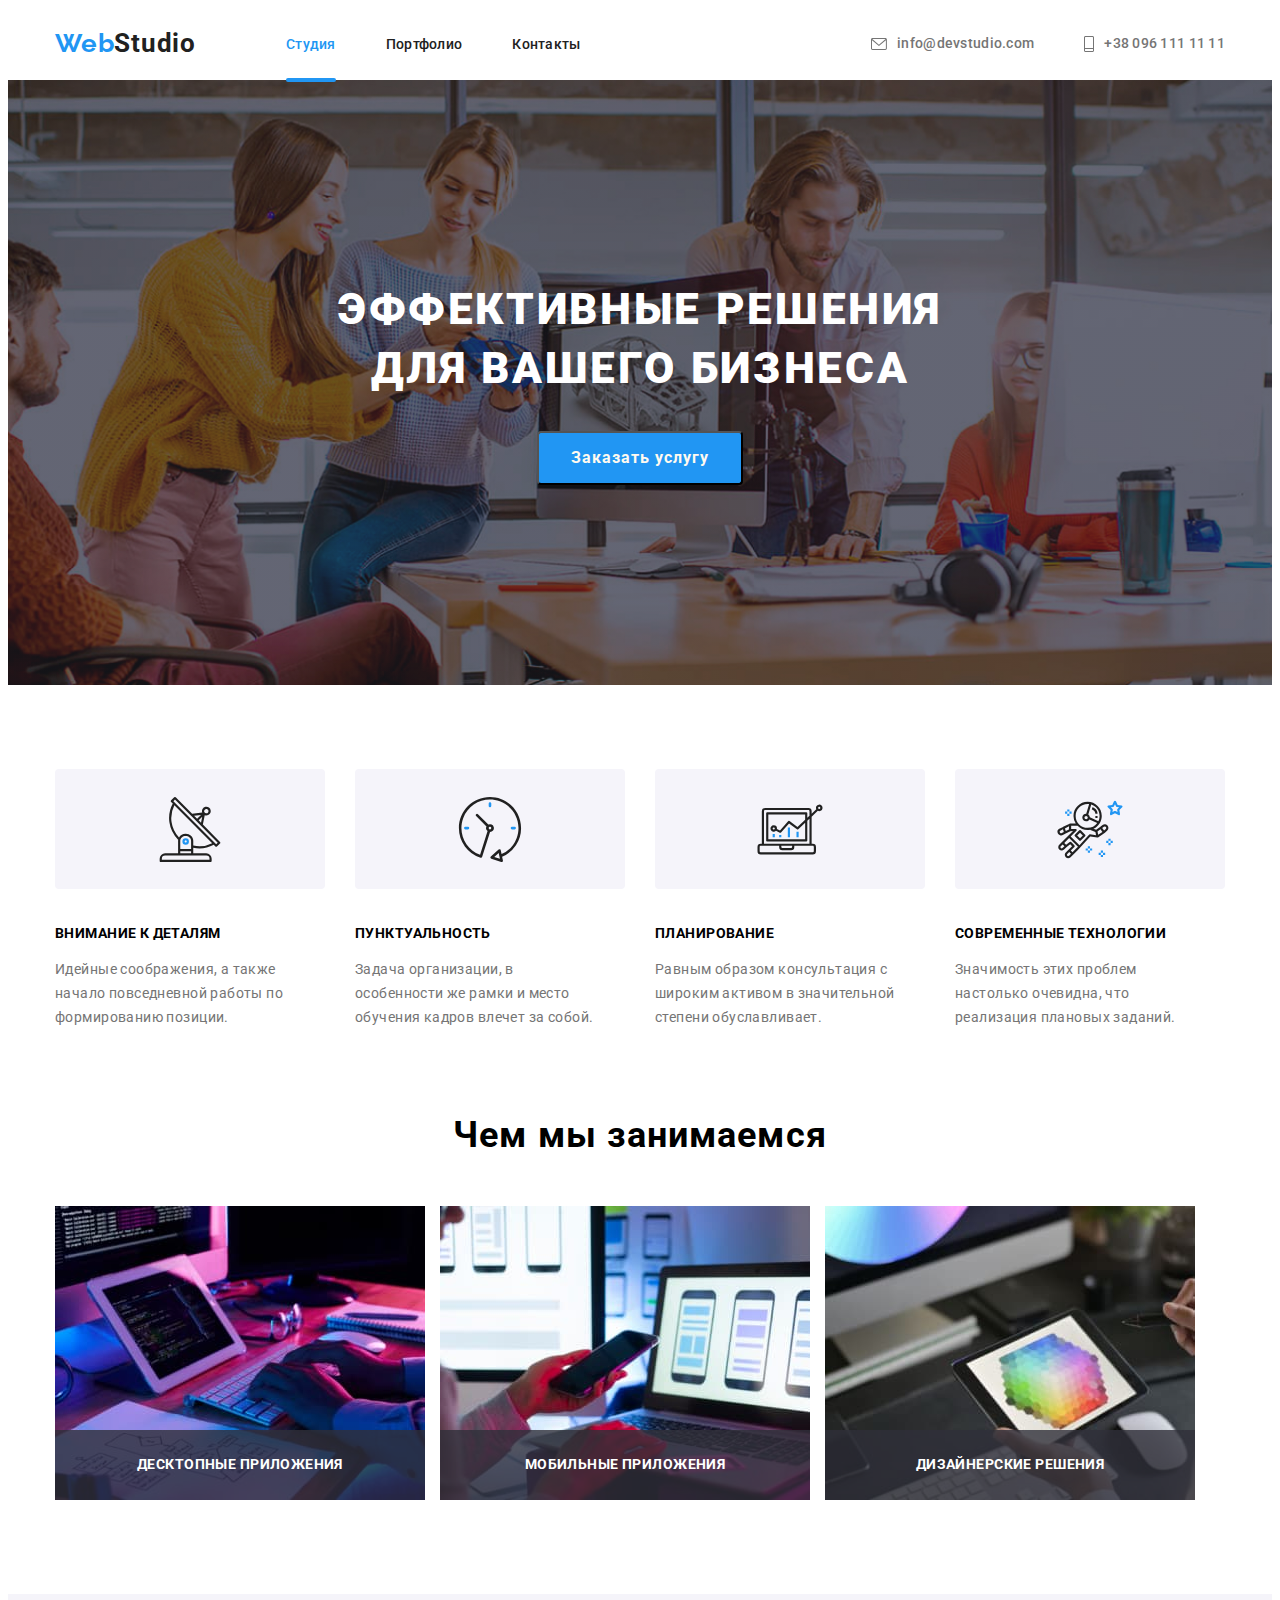
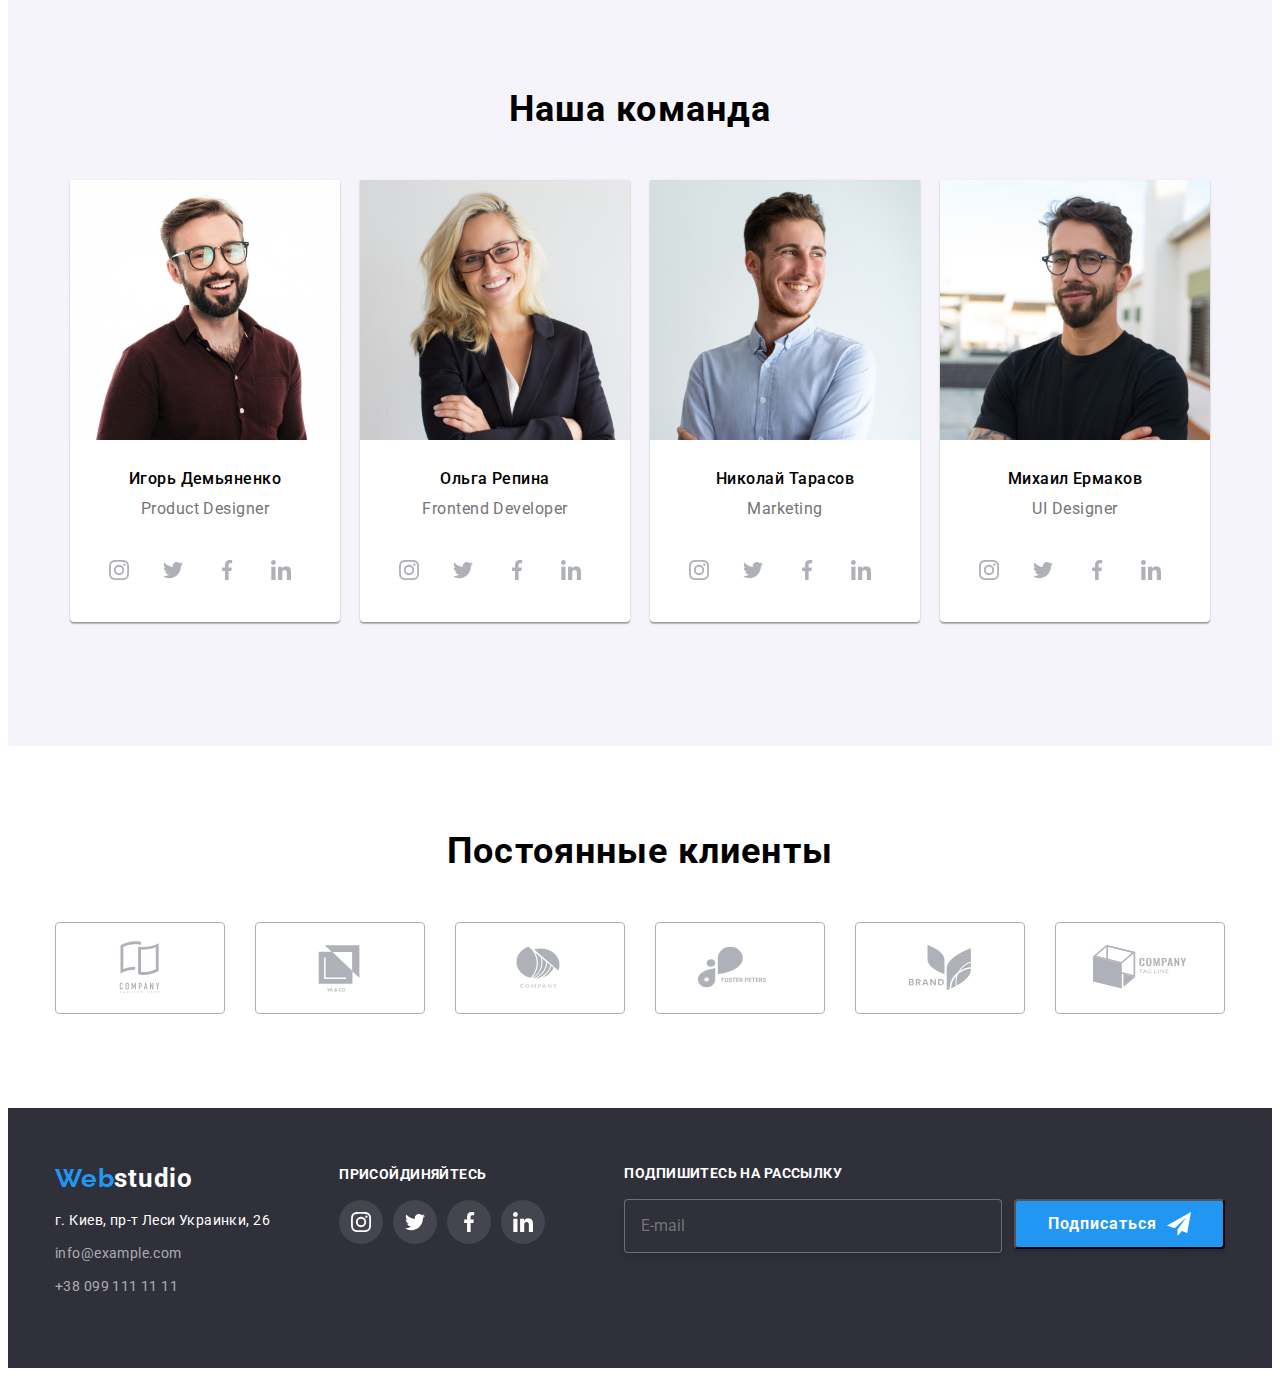
<file: index.html>
<!DOCTYPE html>
<html lang="ru">

<head>
    <meta charset="UTF-8">
    <meta http-equiv="X-UA-Compatible" content="IE=edge">
    <meta name="viewport" content="width=device-width, initial-scale=1.0">
    <title>WebStudio</title>
    <link rel="preconnect" href="https://fonts.gstatic.com">
    <link
        href="https://fonts.googleapis.com/css2?family=Raleway:wght@700&family=Roboto:wght@400;500;700;900&display=swap"
        rel="stylesheet">
    <link rel="stylesheet" href="https://cdnjs.cloudflare.com/ajax/libs/modern-normalize/1.0.0/modern-normalize.min.css"
        integrity="sha512-ISS7cAi1PEhQ8jnbJpJZMd29NlhNj4AWYyLOSp2CE/CsHxTCu+r+t0D2yoJudVrd0/8fTVPUVDzY5Tvli75u/g=="
        crossorigin="anonymous" referrerpolicy="no-referrer" />
    <link rel="stylesheet" href="./css/main.min.css" />
    <link rel="javascript" href="./js/modal.js" />
    
</head>


<body>
    <header class="header">
        <div class="header__div container">
        <nav class="header__nav">
            <a class="logo link" href=""><span class="logo__web">Web</span>Studio</a>
            <ul class="header__menu list">
                <li class="header__menu-item">
                    <a class="header__menu-link-l link current" href="./index.html">Студия</a>
                </li>
                <li class="header__menu-item">
                    <a class="header__menu-link link" href="./partfolio.html">Портфолио</a>
                </li>
                <li class="header__menu-item">
                    <a class="header__menu-link link" href="">Контакты</a>
                </li>
            </ul>
        </nav>
            <ul class="header__contact-list list">
                <li>
                    <a class="header__link-adres link" href="mailto:info@devstudio.com">
                        <svg class="svg__mail">
                        <use href="./images/index/sprite.svg#icon-maile"></use>
                    </svg>
                    info@devstudio.com
                    </a>
                </li>
                <li>
                    <a class="header__link-num link" href="tel:+380961111111">
                        <svg class="svg__phone">
                        <use href="./images/index/sprite.svg#icon-phone"></use>
                    </svg>
                    +38 096 111 11 11
                    </a>
                </li>
            </ul>   
        </div>
    </header>

        <main> 
            <section class="about section">
                <div class="about__container container">
                    <h1 class="about__first-phrase">Эффективные решения для вашего бизнеса</h1>
                    <button class="modal-btn" type="button" data-modal-open >Заказать услугу</button>
                </div>
            </section>

            <section class="skills section">
                <div class="skills__container container">
                    
                    <h2 hidden>Особености</h2>
                    <ul class="skills__list list">
                        <li> 
                            <div class="skills__list-div">
                                <svg class="skills__svg" wight="70" height="65">
                                    <use href="./images/index/sprite.svg#icon-antenna-1"></use>
                                </svg>
                            </div>
                                <h3 class="skills__head-lines">Внимание к деталям</h3>
                                <p class="skills__head-skills">Идейные соображения, а также начало повседневной работы по формированию позиции.</p>
                            
                        </li>
                        <li>
                            <div class="skills__list-div">
                                <svg class="skills__svg" wight="70" height="65">
                                    <use href="./images/index/sprite.svg#icon-clock-1"></use>
                                </svg>
                            </div>
                                <h3 class="skills__head-lines">Пунктуальность</h3>
                                <p class="skills__head-skills">Задача организации, в особенности же рамки и место обучения кадров влечет за собой.</p>
                        </li>
                        <li>
                            <div class="skills__list-div">
                                <svg class="skills__svg" wight="70" height="65">
                                    <use href="./images/index/sprite.svg#icon-diagram-1"></use>
                                </svg>
                        </div>
                            <h3 class="skills__head-lines">Планирование</h3>
                            <p class="skills__head-skills">Равным образом консультация с широким активом в значительной степени обуславливает.</p>
                            
                        </li>
                        <li>
                            <div class="skills__list-div">
                                <svg class="skills__svg" wight="70" height="65">
                                    <use href="./images/index/sprite.svg#icon-astronaut-1"></use>
                                </svg>
                        </div>
                            <h3 class="skills__head-lines">Современные технологии</h3>
                            <p class="skills__head-skills">Значимость этих проблем настолько очевидна, что реализация плановых заданий.</p>
                            
                        </li>
                    </ul>
                </div>
            </section>

            <section class="do section">
                <div class="do__container container">
                    <h2 class="name-page">Чем мы занимаемся</h2>
                    <ul class="do__ul list">
                        <li class="do__list"><img class="do__photo" src="./images/index/about/about1.jpg" alt="пишет код" width="370" height="294">
                        <p class="do__overlay">Десктопные приложения</p>
                        </li>

                        <li class="do__list"><img class="do__photo" src="./images/index/about/about2.jpg" alt="смотрит на выключеный телефон" width="370" height="294">
                        <p class="do__overlay">Мобильные приложения</p>
                        </li>

                        <li class="do__list"><img class="do__photo" src="./images/index/about/about3.jpg" alt="выбирает цвет" width="370" height="294">
                        <p class="do__overlay">Дизайнерские решения</p>
                        </li>
                    </ul>
                </div> 
            </section>

            <section class="team section">
                <div class=" team__container container">

                   <h2 class="name-page">Наша команда</h2>
                    <ul class="team__ul list">
                        <li class="team__li">
                            <img class="team__cards" src="./images/index/about2/ProductDesigner.png" alt="Игорь Демьяненко" width="270" height="260">        
                            <h3 class="team__people">Игорь Демьяненко</h3>
                            <p class="team__people-position">Product Designer</p>
                            <div>
                            <ul class="social list">
                                <li>
                                    <a class="social__list" href="">
                                        <svg class="social__list-link">
                                            <use href="./images/index/sprite.svg#icon-instagram-2"></use>
                                        </svg>
                                    </a>
                                </li>
                                <li>
                                    <a class="social__list" href="">
                                        <svg class="social__list-link">
                                            <use href="./images/index/sprite.svg#icon-twitter-1"></use>
                                        </svg>
                                    </a>
                                </li>
                                <li>
                                    <a class="social__list" href="">
                                        <svg class="social__list-link">
                                            <use href="./images/index/sprite.svg#icon-facebook-1"></use>
                                        </svg>
                                    </a>
                                </li>
                                <li>
                                    <a class="social__list" href="">
                                        <svg class="social__list-link">
                                            <use href="./images/index/sprite.svg#icon-linkedin-1"></use>
                                        </svg>
                                    </a>
                                </li>
                            </ul>
                        </div>
                        </li>

                        <li class="team__li">
                            <img class="team__cards" src="./images/index/about2/FrontendDeveloper.jpg" alt="Ольга Репина" width="270" height="260">
                            <h3 class="team__people">Ольга Репина</h3>
                            <p class="team__people-position">Frontend Developer</p>
                            <div>
                                <ul class="social list">
                                <li>
                                    <a class="social__list" href="">
                                        <svg class="social__list-link">
                                            <use href="./images/index/sprite.svg#icon-instagram-2"></use>
                                        </svg>
                                    </a>
                                </li>
                                <li>
                                    <a class="social__list" href="">
                                        <svg class="social__list-link">
                                            <use href="./images/index/sprite.svg#icon-twitter-1"></use>
                                        </svg>
                                    </a>
                                </li>
                                <li>
                                    <a class="social__list" href="">
                                        <svg class="social__list-link">
                                            <use href="./images/index/sprite.svg#icon-facebook-1"></use>
                                        </svg>
                                    </a>
                                </li>
                                <li>
                                    <a class="social__list" href="">
                                        <svg class="social__list-link">
                                            <use href="./images/index/sprite.svg#icon-linkedin-1"></use>
                                        </svg>
                                    </a>
                                </li>
                                </ul>
                            </div>
                        </li>

                        <li class="team__li">
                            <img class="team__cards" src="./images/index/about2/Marketing.jpg" alt="Николай Тарасов" width="270" height="260">
                            <h3 class="team__people">Николай Тарасов</h3>
                            <p class="team__people-position">Marketing</p>
                            <div>
                                <ul class="social list">
                                    <li>
                                        <a class="social__list" href="">
                                            <svg class="social__list-link">
                                                <use href="./images/index/sprite.svg#icon-instagram-2"></use>
                                            </svg>
                                        </a>
                                    </li>
                                    <li>
                                        <a class="social__list" href="">
                                            <svg class="social__list-link">
                                                <use href="./images/index/sprite.svg#icon-twitter-1"></use>
                                            </svg>
                                        </a>
                                    </li>
                                    <li>
                                        <a class="social__list" href="">
                                            <svg class="social__list-link">
                                                <use href="./images/index/sprite.svg#icon-facebook-1"></use>
                                            </svg>
                                        </a>
                                    </li>
                                    <li>
                                        <a class="social__list" href="">
                                            <svg class="social__list-link">
                                                <use href="./images/index/sprite.svg#icon-linkedin-1"></use>
                                            </svg>
                                        </a>
                                    </li>
                                </ul>
                            </div>
                        </li>

                        <li class="team__li">
                            <img class="team__cards" src="./images/index/about2/UIDesigner.jpg" alt="Михаил Ермаков" width="270" height="260">
                            <h3 class="team__people">Михаил Ермаков</h3>
                            <p class="team__people-position">UI Designer</p>
                            <div>
                                <ul class="social list">
                                    <li>
                                        <a class="social__list" href="">
                                            <svg class="social__list-link">
                                                <use href="./images/index/sprite.svg#icon-instagram-2"></use>
                                            </svg>
                                        </a>
                                    </li>
                                    <li>
                                        <a class="social__list" href="">
                                            <svg class="social__list-link">
                                                <use href="./images/index/sprite.svg#icon-twitter-1"></use>
                                            </svg>
                                        </a>
                                    </li>
                                    <li>
                                        <a class="social__list" href="">
                                        <svg class="social__list-link">
                                            <use href="./images/index/sprite.svg#icon-facebook-1"></use>
                                        </svg>
                                        </a>
                                    </li>
                                    <li>
                                        <a class="social__list" href="">
                                            <svg class="social__list-link">
                                                <use href="./images/index/sprite.svg#icon-linkedin-1"></use>
                                            </svg>
                                        </a>
                                    </li>
                                </ul>
                            </div>
                        </li>
                    </ul> 
                </div>
            </section>
            <section class="klient section">
                <div class="klient__con container">
                <h2 class="name-page">Постоянные клиенты</h2>
                <ul class="klient__ul list">
                    <li class="klient__li">
                        <a class="klient__a" href="">
                        <svg class="klient__svg">
                            <use href="./images/index/sprite.svg#icon-Logo-1"></use>
                        </svg>
                        </a>
                    </li>
                    <li class="klient__li">
                        <a class="klient__a" href="">
                        <svg class="klient__svg">
                            <use href="./images/index/sprite.svg#icon-Logo-2"></use>
                        </svg>
                    </a>
                    </li>
                    <li class="klient__li">
                        <a class="klient__a" href="">
                        <svg class="klient__svg">
                            <use href="./images/index/sprite.svg#icon-Logo-3"></use>
                        </svg>
                    </a>
                    </li>
                    <li class="klient__li">
                        <a class="klient__a" href="">
                        <svg class="klient__svg">
                            <use href="./images/index/sprite.svg#icon-Logo-4"></use>
                        </svg>
                    </a>
                    </li>
                    <li class="klient__li">
                        <a  class="klient__a" href="">
                        <svg class="klient__svg">
                            <use href="./images/index/sprite.svg#icon-Logo-5"></use>
                        </svg>
                    </a>
                    </li>
                    <li class="klient__li">
                        <a  class="klient__a" href="">
                        <svg class="klient__svg">
                            <use href="./images/index/sprite.svg#icon-Logo-6"></use>
                        </svg>
                    </a>
                    </li>
                </ul>
            </div>
            </section>

        </main>
            <footer class="footer">
                <div class="footer__container container">
                    <div class="footer__nav-list">
                    <a class="footer__logo link" href=""><span class="logo__web">Web</span>studio</a>
                <ul class="footer__contact list">
                    <li class="footer__li"><a class="footer__li-adres link" href="https://goo.gl/maps/prfzv8prPw2LNNM46">г. Киев, пр-т Леси Украинки, 26</a></li>

                    <li class="footer__li"><a class="footer__li-link link" href="mailto:info@example.com">info@example.com</a></li>

                    <li class="footer__li"><a class="footer__li-link link" href="tel:+380991111111">+38 099 111 11 11</a></li>
                </ul>
                </div>
                <div class="footer__subs">
                <h2 class="footer__h2">ПРИСОЙДИНЯЙТЕСЬ</h2>
                <ul class="footer__social list">
                    <li class="footer__li-svg">
                        <a class="footer__social-a" href="">
                            <svg class="footer__social-svg">
                                <use href="./images/index/sprite.svg#icon-instagram-2"></use>
                            </svg>
                        </a>
                    </li>
                    <li>
                        <a class="footer__social-a" href="">
                            <svg class="footer__social-svg">
                                <use href="./images/index/sprite.svg#icon-twitter-1"></use>
                            </svg>
                        </a>
                    </li>
                    <li>
                        <a class="footer__social-a" href="">
                            <svg class="footer__social-svg">
                                <use href="./images/index/sprite.svg#icon-facebook-1"></use>
                            </svg>
                        </a>
                    </li>
                    <li>
                        <a class="footer__social-a" href="">
                            <svg class="footer__social-svg">
                                <use href="./images/index/sprite.svg#icon-linkedin-1"></use>
                            </svg>
                        </a>
                    </li>
                </ul>
            </div>
            <div class="footer__container-mail">
                    <h3 class="footer__h3">Подпишитесь на рассылку</h3>
                <div class="footer__mail">
                    <input type="mail" name="user-mail" class="footer__mail-input" placeholder="E-mail" required>
                    <button type="submit" class="footer__mail-btn">Подписаться
                        <svg class="footer__mail-svg-send" >
                            <use href="./images/index/sprite-modal-done.svg#icon-icon-send"></use>
                        </svg>
                    </button>
                </div>
            </div>
        </div>
            </footer>
            <div data-modal class="modal__beckdrop is-hidden">
                <div class="modal">
                    <button type="button" class="modal__btn-close" data-modal-close>
                    <svg class="modal__btn-close-svg">
                        <use  href="./images/index/icon-close.svg#icon-close"></use>
                    </svg>
                </button>
                <form action="#" class="modal__form">
                    <p class="modal__form-feedback">Оставьте свои данные, мы вам перезвоним</p>
                    <label class="modal__form-label">
                    Имя 
                        <span class="modal__form-input-wrapper">
                            <input type="text" name="user-name" class="modal__form-input" minlength="2" required>
                            <svg class="modal__form-label-svg">
                                <use href="./images/index/sprite-modal.svg#icon-contact"></use>
                            </svg>
                        </span>
                    </label>
                    <label class="modal__form-label">
                    Телефон
                        <span class="modal__form-input-wrapper">
                            <input type="tel" name="user-phone" class="modal__form-input" required 
                            pattern="[0-9]{3}-[0-9]{3}-[0-9]{2}-[0-9]{2}" title="068-111-11-11">
                            <svg class="modal__form-label-svg">
                                <use href="./images/index/sprite-modal.svg#icon-tel"></use>
                            </svg>
                        </span>
                    </label>
                    <label class="modal__form-label">
                    Почта 
                        <span class="modal__form-input-wrapper">
                            <input type="mail" name="user-mail" class="modal__form-input" required>
                            <svg class="modal__form-label-svg">
                                <use href="./images/index/sprite-modal.svg#icon-mail2"></use>
                            </svg>
                        </span>
                    </label>
                    <label class="modal__form-label">
                        Коментарий
                            <textarea name="user-mesage" class="modal__form-mesage" placeholder="Введите текст"></textarea> 
                    </label>
                    <label class="modal__form-checkbox-policy">
                    <input type="checkbox" name="user-policy" class="modal__form-checkbox visually-hidden">
                        <span class="modal__span">
                            <svg class="modal__form-svg">
                                <use href="./images/index/sprite-check.svg#icon-check"></use>
                            </svg>
                        </span>
                        Соглашаюсь с рассылкой и принимаю <a href="" class="modal__form-policy-link ">Условия договора</a> 
                    </label>
                        <button type="submit" class="modal__form-btn">Отправить</button>
                </form>
                </div>
            </div>

            <script src="./js/modal.js"></script>
</body>
</html>
</file>
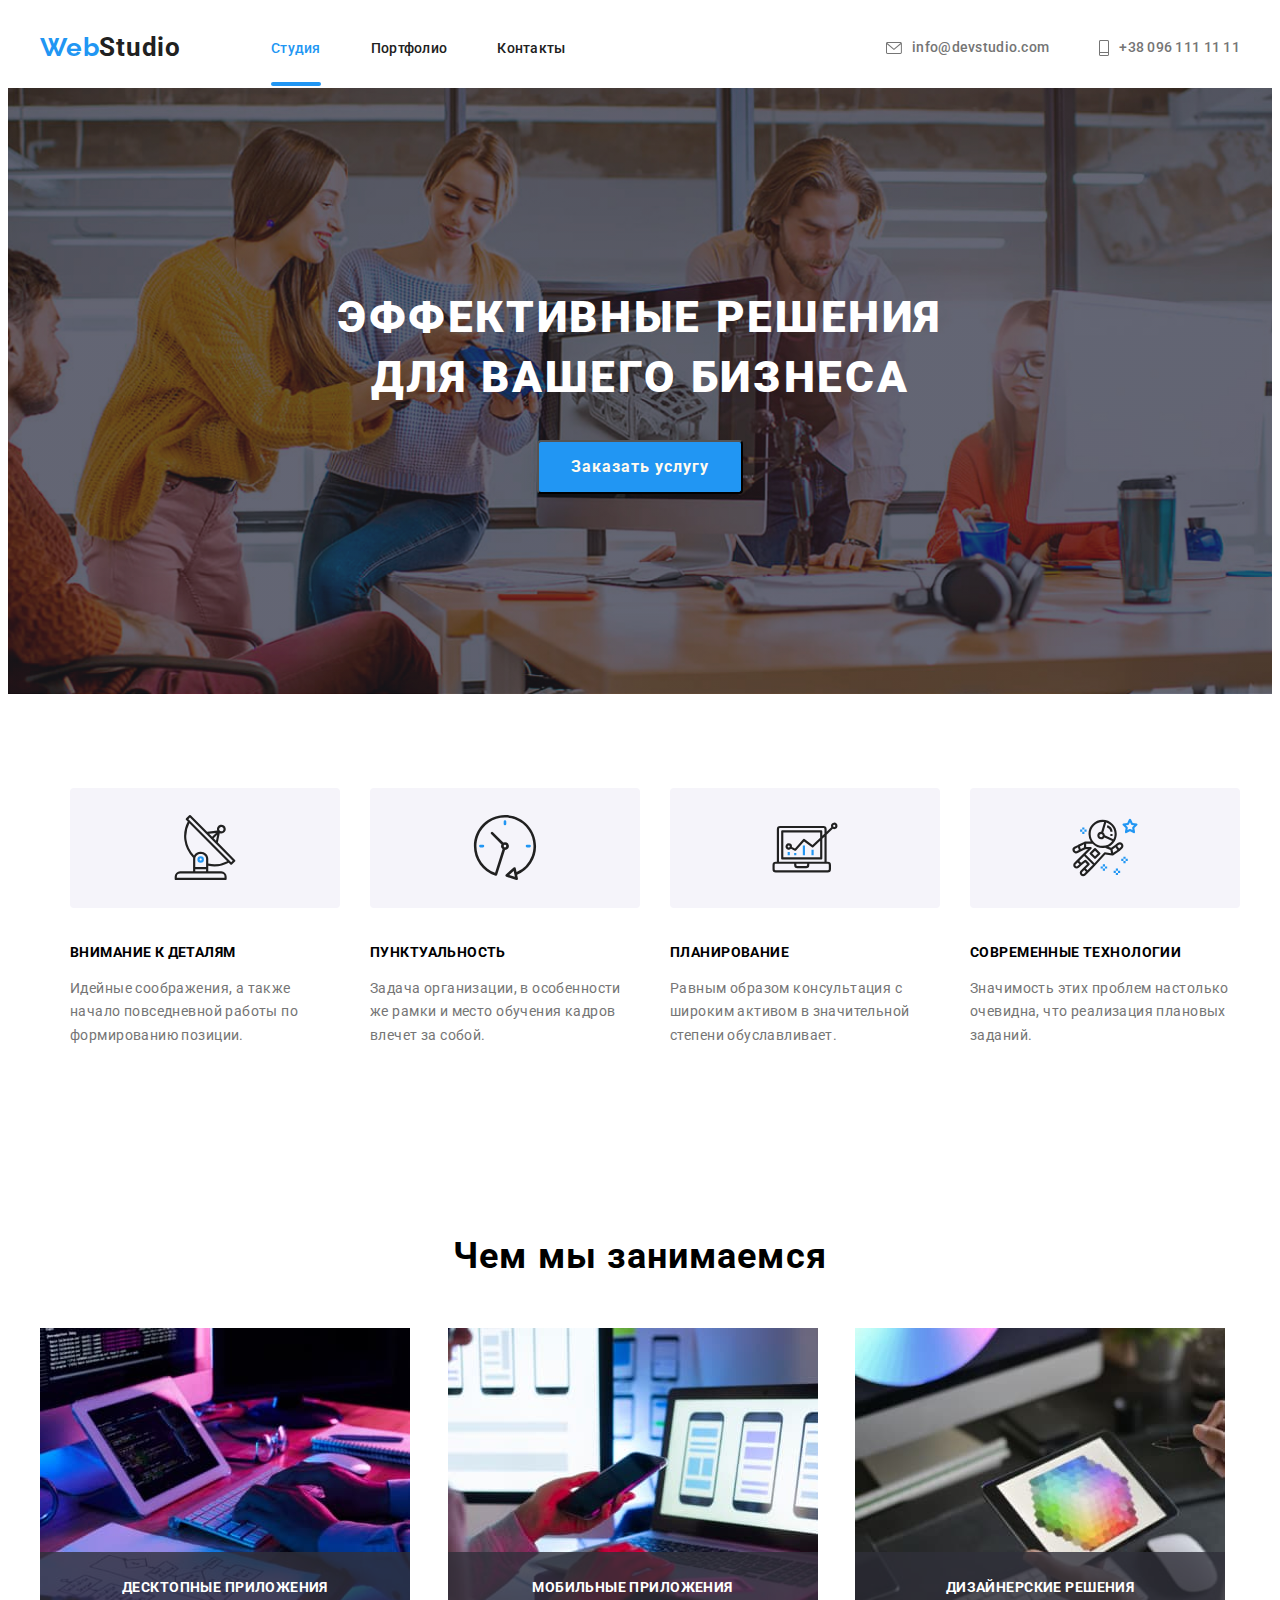
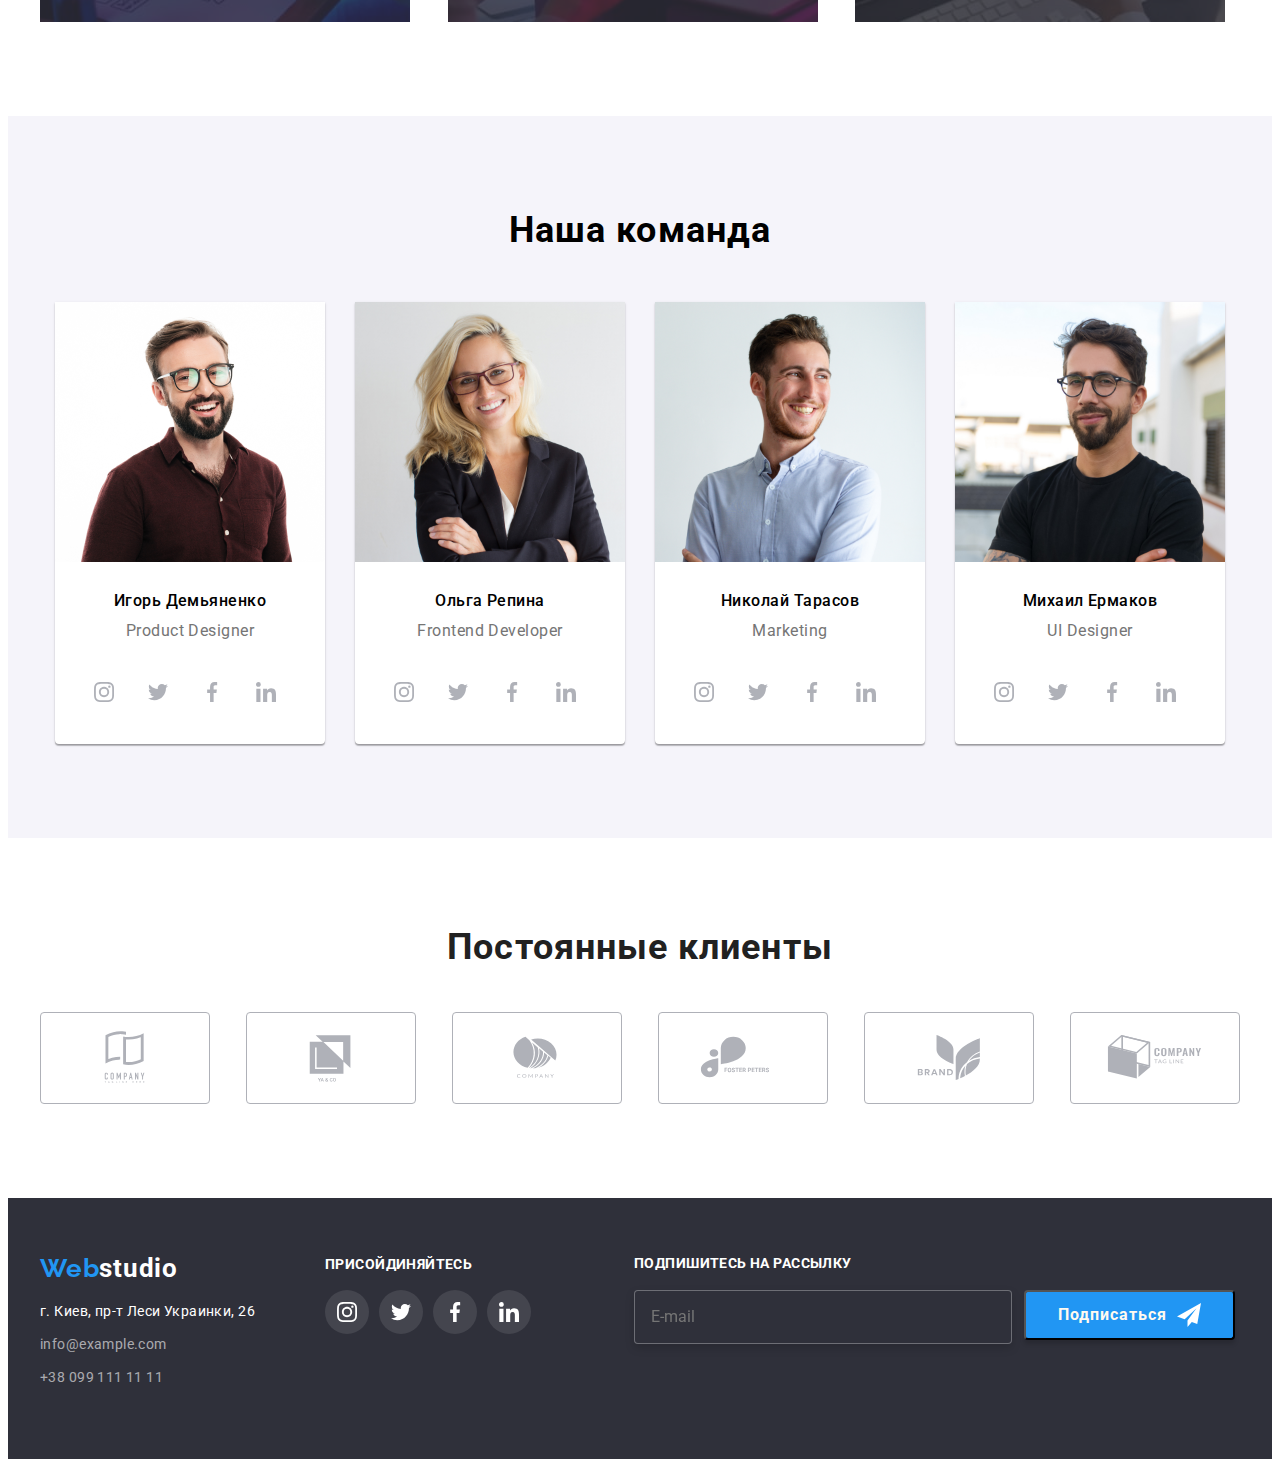
<file: js/index.html>
<!DOCTYPE html>
<html lang="ru">

<head>
    <meta charset="UTF-8">
    <meta http-equiv="X-UA-Compatible" content="IE=edge">
    <meta name="viewport" content="width=device-width, initial-scale=1.0">
    <title>WebStudio</title>
    <link rel="preconnect" href="https://fonts.gstatic.com">
    <link
        href="https://fonts.googleapis.com/css2?family=Raleway:wght@700&family=Roboto:wght@400;500;700;900&display=swap"
        rel="stylesheet">
    <link rel="stylesheet" href="https://cdnjs.cloudflare.com/ajax/libs/modern-normalize/1.0.0/modern-normalize.min.css"
        integrity="sha512-ISS7cAi1PEhQ8jnbJpJZMd29NlhNj4AWYyLOSp2CE/CsHxTCu+r+t0D2yoJudVrd0/8fTVPUVDzY5Tvli75u/g=="
        crossorigin="anonymous" referrerpolicy="no-referrer" />
    <link rel="stylesheet" href="./css/main.min.css" />
    <link rel="javascript" href="./js/modal.js" />
    
</head>


<body>
    <header class="header-partfolio__container">
        <div class="header-partfolio__container__div container">
            
        <nav class="header-partfolio__container__nav">
            <a class="logo link" href=""><span class="logo-web">Web</span>Studio</a>
            <ul class="menu list">
                <li class="header__menu-item">
                    <a class="menu-link-l link current" href="./index.html">Студия</a>
                </li>
                <li class="header__menu-item">
                    <a class="menu-link link" href="./partfolio.html">Портфолио</a>
                </li>
                <li class="header__menu-item">
                    <a class="menu-link link" href="">Контакты</a>
                </li>
            </ul>
        </nav>
            <ul class="header__contact-list list">
                <li>
                    <a class="header__link-adres link" href="mailto:info@devstudio.com">
                        <svg class="svg__mail">
                        <use href="./images/index/sprite.svg#icon-maile"></use>
                    </svg>
                    info@devstudio.com
                    </a>
                </li>
                <li>
                    <a class="header__link-num link" href="tel:+380961111111">
                        <svg class="svg__phone">
                        <use href="./images/index/sprite.svg#icon-phone"></use>
                    </svg>
                    +38 096 111 11 11
                    </a>
                </li>
            </ul>   
        </div>
    </header>

        <main> 
            <section class="about">
                <div class="about__container container">
                    

                    <h1 class="about__first-phrase">Эффективные решения для вашего бизнеса</h1>
                    <button class="modal-btn" type="button" data-modal-open >Заказать услугу</button>
                </div>


            </section>

            <section class="skills">
                <div class="skills__container container">
                    
                    <h2 hidden>Особености</h2>
                    <ul class="skills__list list">
                        <li> 
                            <div class="skills__list-div">
                                <svg class="skills__svg" wight="70" height="65">
                                    <use href="./images/index/sprite.svg#icon-antenna-1"></use>
                                </svg>
                            </div>
                                <h3 class="skills__head-lines">Внимание к деталям</h3>
                                <p class="skills__head-skills">Идейные соображения, а также начало повседневной работы по формированию позиции.</p>
                            
                        </li>
                        <li>
                            <div class="skills__list-div">
                                <svg class="skills__svg" wight="70" height="65">
                                    <use href="./images/index/sprite.svg#icon-clock-1"></use>
                                </svg>
                            </div>
                                <h3 class="skills__head-lines">Пунктуальность</h3>
                                <p class="skills__head-skills">Задача организации, в особенности же рамки и место обучения кадров влечет за собой.</p>
                        </li>
                        <li>
                            <div class="skills__list-div">
                                <svg class="skills__svg" wight="70" height="65">
                                    <use href="./images/index/sprite.svg#icon-diagram-1"></use>
                                </svg>
                        </div>
                            <h3 class="skills__head-lines">Планирование</h3>
                            <p class="skills__head-skills">Равным образом консультация с широким активом в значительной степени обуславливает.</p>
                            
                        </li>
                        <li>
                            <div class="skills__list-div">
                                <svg class="skills__svg" wight="70" height="65">
                                    <use href="./images/index/sprite.svg#icon-astronaut-1"></use>
                                </svg>
                        </div>
                            <h3 class="skills__head-lines">Современные технологии</h3>
                            <p class="skills__head-skills">Значимость этих проблем настолько очевидна, что реализация плановых заданий.</p>
                            
                        </li>
                    </ul>
                </div>
            </section>

            <section class="do">
                <div class="do__container container">

                    <h2 class="name-page">Чем мы занимаемся</h2>
                    <ul class="do__ul list">
                        <li class="do__list"><img class="do__photo" src="./images/index/about/about1.jpg" alt="пишет код" width="370" height="294">
                        <p class="do__overlay">Десктопные приложения</p>
                        </li>

                        <li class="do__list"><img class="do__photo" src="./images/index/about/about2.jpg" alt="смотрит на выключеный телефон" width="370" height="294">
                        <p class="do__overlay">Мобильные приложения</p>
                        </li>

                        <li class="do__list"><img class="do__photo" src="./images/index/about/about3.jpg" alt="выбирает цвет" width="370" height="294">
                        <p class="do__overlay">Дизайнерские решения</p>
                        </li>
                    </ul>
                </div> 
            </section>

            <section class="team">
                <div class=" team__container container">

                   <h2 class="name-page">Наша команда</h2>
                    <ul class="team__ul list">
                        <li class="team__li">
                            <img class="team__cards" src="./images/index/about2/ProductDesigner.png" alt="Игорь Демьяненко" width="270" height="260">        
                            <h3 class="team__people">Игорь Демьяненко</h3>
                            <p class="team__people-position">Product Designer</p>
                            <div>
                            <ul class="social list">
                                <li>
                                    <a class="social__list" href="">
                                        <svg class="social__list-link">
                                            <use href="./images/index/sprite.svg#icon-instagram-2"></use>
                                        </svg>
                                    </a>
                                </li>
                                <li>
                                    <a class="social__list" href="">
                                        <svg class="social__list-link">
                                            <use href="./images/index/sprite.svg#icon-twitter-1"></use>
                                        </svg>
                                    </a>
                                </li>
                                <li>
                                    <a class="social__list" href="">
                                        <svg class="social__list-link">
                                            <use href="./images/index/sprite.svg#icon-facebook-1"></use>
                                        </svg>
                                    </a>
                                </li>
                                <li>
                                    <a class="social__list" href="">
                                        <svg class="social__list-link">
                                            <use href="./images/index/sprite.svg#icon-linkedin-1"></use>
                                        </svg>
                                    </a>
                                </li>
                            </ul>
                        </div>
                        </li>

                        <li class="team__li">
                            <img class="team__cards" src="./images/index/about2/FrontendDeveloper.jpg" alt="Ольга Репина" width="270" height="260">
                            <h3 class="team__people">Ольга Репина</h3>
                            <p class="team__people-position">Frontend Developer</p>
                            <div>
                                <ul class="social list">
                                <li>
                                    <a class="social__list" href="">
                                        <svg class="social__list-link">
                                            <use href="./images/index/sprite.svg#icon-instagram-2"></use>
                                        </svg>
                                    </a>
                                </li>
                                <li>
                                    <a class="social__list" href="">
                                        <svg class="social__list-link">
                                            <use href="./images/index/sprite.svg#icon-twitter-1"></use>
                                        </svg>
                                    </a>
                                </li>
                                <li>
                                    <a class="social__list" href="">
                                        <svg class="social__list-link">
                                            <use href="./images/index/sprite.svg#icon-facebook-1"></use>
                                        </svg>
                                    </a>
                                </li>
                                <li>
                                    <a class="social__list" href="">
                                        <svg class="social__list-link">
                                            <use href="./images/index/sprite.svg#icon-linkedin-1"></use>
                                        </svg>
                                    </a>
                                </li>
                                </ul>
                            </div>
                        </li>

                        <li class="team__li">
                            <img class="team__cards" src="./images/index/about2/Marketing.jpg" alt="Николай Тарасов" width="270" height="260">
                            <h3 class="team__people">Николай Тарасов</h3>
                            <p class="team__people-position">Marketing</p>
                            <div>
                                <ul class="social list">
                                    <li>
                                        <a class="social__list" href="">
                                            <svg class="social__list-link">
                                                <use href="./images/index/sprite.svg#icon-instagram-2"></use>
                                            </svg>
                                        </a>
                                    </li>
                                    <li>
                                        <a class="social__list" href="">
                                            <svg class="social__list-link">
                                                <use href="./images/index/sprite.svg#icon-twitter-1"></use>
                                            </svg>
                                        </a>
                                    </li>
                                    <li>
                                        <a class="social__list" href="">
                                            <svg class="social__list-link">
                                                <use href="./images/index/sprite.svg#icon-facebook-1"></use>
                                            </svg>
                                        </a>
                                    </li>
                                    <li>
                                        <a class="social__list" href="">
                                            <svg class="social__list-link">
                                                <use href="./images/index/sprite.svg#icon-linkedin-1"></use>
                                            </svg>
                                        </a>
                                    </li>
                                </ul>
                            </div>
                        </li>

                        <li class="team__li">
                            <img class="team__cards" src="./images/index/about2/UIDesigner.jpg" alt="Михаил Ермаков" width="270" height="260">
                            <h3 class="team__people">Михаил Ермаков</h3>
                            <p class="team__people-position">UI Designer</p>
                            <div>
                                <ul class="social list">
                                    <li>
                                        <a class="social__list" href="">
                                            <svg class="social__list-link">
                                                <use href="./images/index/sprite.svg#icon-instagram-2"></use>
                                            </svg>
                                        </a>
                                    </li>
                                    <li>
                                        <a class="social__list" href="">
                                            <svg class="social__list-link">
                                                <use href="./images/index/sprite.svg#icon-twitter-1"></use>
                                            </svg>
                                        </a>
                                    </li>
                                    <li>
                                        <a class="social__list" href="">
                                        <svg class="social__list-link">
                                            <use href="./images/index/sprite.svg#icon-facebook-1"></use>
                                        </svg>
                                        </a>
                                    </li>
                                    <li>
                                        <a class="social__list" href="">
                                            <svg class="social__list-link">
                                                <use href="./images/index/sprite.svg#icon-linkedin-1"></use>
                                            </svg>
                                        </a>
                                    </li>
                                </ul>
                            </div>
                        </li>
                    </ul> 
                </div>
            </section>
            <section class="klient container ">
                <h2 class="klient__h2">Постоянные клиенты</h2>
                <ul class="klient__ul list">
                    <li class="klient__li">
                        <a class="klient__a" href="">
                        <svg class="klient__svg">
                            <use href="./images/index/sprite.svg#icon-Logo-1"></use>
                        </svg>
                        </a>
                    </li>
                    <li class="klient__li">
                        <a class="klient__a" href="">
                        <svg class="klient__svg">
                            <use href="./images/index/sprite.svg#icon-Logo-2"></use>
                        </svg>
                    </a>
                    </li>
                    <li class="klient__li">
                        <a class="klient__a" href="">
                        <svg class="klient__svg">
                            <use href="./images/index/sprite.svg#icon-Logo-3"></use>
                        </svg>
                    </a>
                    </li>
                    <li class="klient__li">
                        <a class="klient__a" href="">
                        <svg class="klient__svg">
                            <use href="./images/index/sprite.svg#icon-Logo-4"></use>
                        </svg>
                    </a>
                    </li>
                    <li class="klient__li">
                        <a  class="klient__a" href="">
                        <svg class="klient__svg">
                            <use href="./images/index/sprite.svg#icon-Logo-5"></use>
                        </svg>
                    </a>
                    </li>
                    <li class="klient__li">
                        <a  class="klient__a" href="">
                        <svg class="klient__svg">
                            <use href="./images/index/sprite.svg#icon-Logo-6"></use>
                        </svg>
                    </a>
                    </li>
                </ul>
            </section>

        </main>
            <footer class="footer">
                <div class="footer__container container">
                    <div class="footer__nav-list">
                    <a class="footer__logo link" href=""><span class="logo-web">Web</span>studio</a>
                <ul class="footer__contact list">
                    <li class="footer__li"><a class="footer__li-adres link" href="https://goo.gl/maps/prfzv8prPw2LNNM46">г. Киев, пр-т Леси Украинки, 26</a></li>

                    <li class="footer__li"><a class="footer__li-link link" href="mailto:info@example.com">info@example.com</a></li>

                    <li class="footer__li"><a class="footer__li-link link" href="tel:+380991111111">+38 099 111 11 11</a></li>
                </ul>
                </div>
                <div class="footer__subs">
                <h2 class="footer__h2">ПРИСОЙДИНЯЙТЕСЬ</h2>
                <ul class="footer__social list">
                    <li class="footer__li-svg">
                        <a class="footer__social-a" href="">
                            <svg class="footer__social-svg">
                                <use href="./images/index/sprite.svg#icon-instagram-2"></use>
                            </svg>
                        </a>
                    </li>
                    <li>
                        <a class="footer__social-a" href="">
                            <svg class="footer__social-svg">
                                <use href="./images/index/sprite.svg#icon-twitter-1"></use>
                            </svg>
                        </a>
                    </li>
                    <li>
                        <a class="footer__social-a" href="">
                            <svg class="footer__social-svg">
                                <use href="./images/index/sprite.svg#icon-facebook-1"></use>
                            </svg>
                        </a>
                    </li>
                    <li>
                        <a class="footer__social-a" href="">
                            <svg class="footer__social-svg">
                                <use href="./images/index/sprite.svg#icon-linkedin-1"></use>
                            </svg>
                        </a>
                    </li>
                </ul>
            </div>
            <div class="footer__container-mail">
                    <h3 class="footer__h3">Подпишитесь на рассылку</h3>
                <div class="footer__mail">
                    <input type="mail" name="user-mail" class="footer__mail-input" placeholder="E-mail" required>
                    <button type="submit" class="footer__mail-btn">Подписаться
                        <svg class="footer__mail-svg-send" >
                            <use href="./images/index/sprite-modal-done.svg#icon-icon-send"></use>
                        </svg>
                    </button>
                </div>
            </div>
        </div>
            </footer>
            <div data-modal class="modal__beckdrop is-hidden">
                <div class="modal">
                    <button type="button" class="modal__btn-close" data-modal-close>
                    <svg class="modal__btn-close-svg">
                        <use  href="./images/index/icon-close.svg#icon-close"></use>
                    </svg>
                </button>
                <form action="#" class="modal__form">
                    <p class="modal__form-feedback">Оставьте свои данные, мы вам перезвоним</p>
                    <label class="modal__form-label">
                    Имя 
                        <span class="modal__form-input-wrapper">
                            <input type="text" name="user-name" class="modal__form-input" minlength="2" required>
                            <svg class="modal__form-label-svg">
                                <use href="./images/index/sprite-modal.svg#icon-contact"></use>
                            </svg>
                        </span>
                    </label>
                    <label class="modal__form-label">
                    Телефон
                        <span class="modal__form-input-wrapper">
                            <input type="tel" name="user-phone" class="modal__form-input" required 
                            pattern="[0-9]{3}-[0-9]{3}-[0-9]{2}-[0-9]{2}" title="068-111-11-11">
                            <svg class="modal__form-label-svg">
                                <use href="./images/index/sprite-modal.svg#icon-tel"></use>
                            </svg>
                        </span>
                    </label>
                    <label class="modal__form-label">
                    Почта 
                        <span class="modal__form-input-wrapper">
                            <input type="mail" name="user-mail" class="modal__form-input" required>
                            <svg class="modal__form-label-svg">
                                <use href="./images/index/sprite-modal.svg#icon-mail2"></use>
                            </svg>
                        </span>
                    </label>
                    <label class="modal__form-label">
                        Коментарий
                            <textarea name="user-mesage" class="modal__form-mesage" placeholder="Введите текст"></textarea> 
                    </label>
                    <label class="modal__form-checkbox-policy">
                    <input type="checkbox" name="user-policy" class="modal__form-checkbox visually-hidden">
                        <span class="modal__span">
                            <svg class="modal__form-svg">
                                <use href="./images/index/sprite-check.svg#icon-check"></use>
                            </svg>
                        </span>
                        Соглашаюсь с рассылкой и принимаю <a href="" class="modal__form-policy-link ">Условия договора</a> 
                    </label>
                        <button type="submit" class="modal__form-btn">Отправить</button>
                </form>
                </div>
            </div>

            <script src="./js/modal.js"></script>
</body>
</html>
</file>
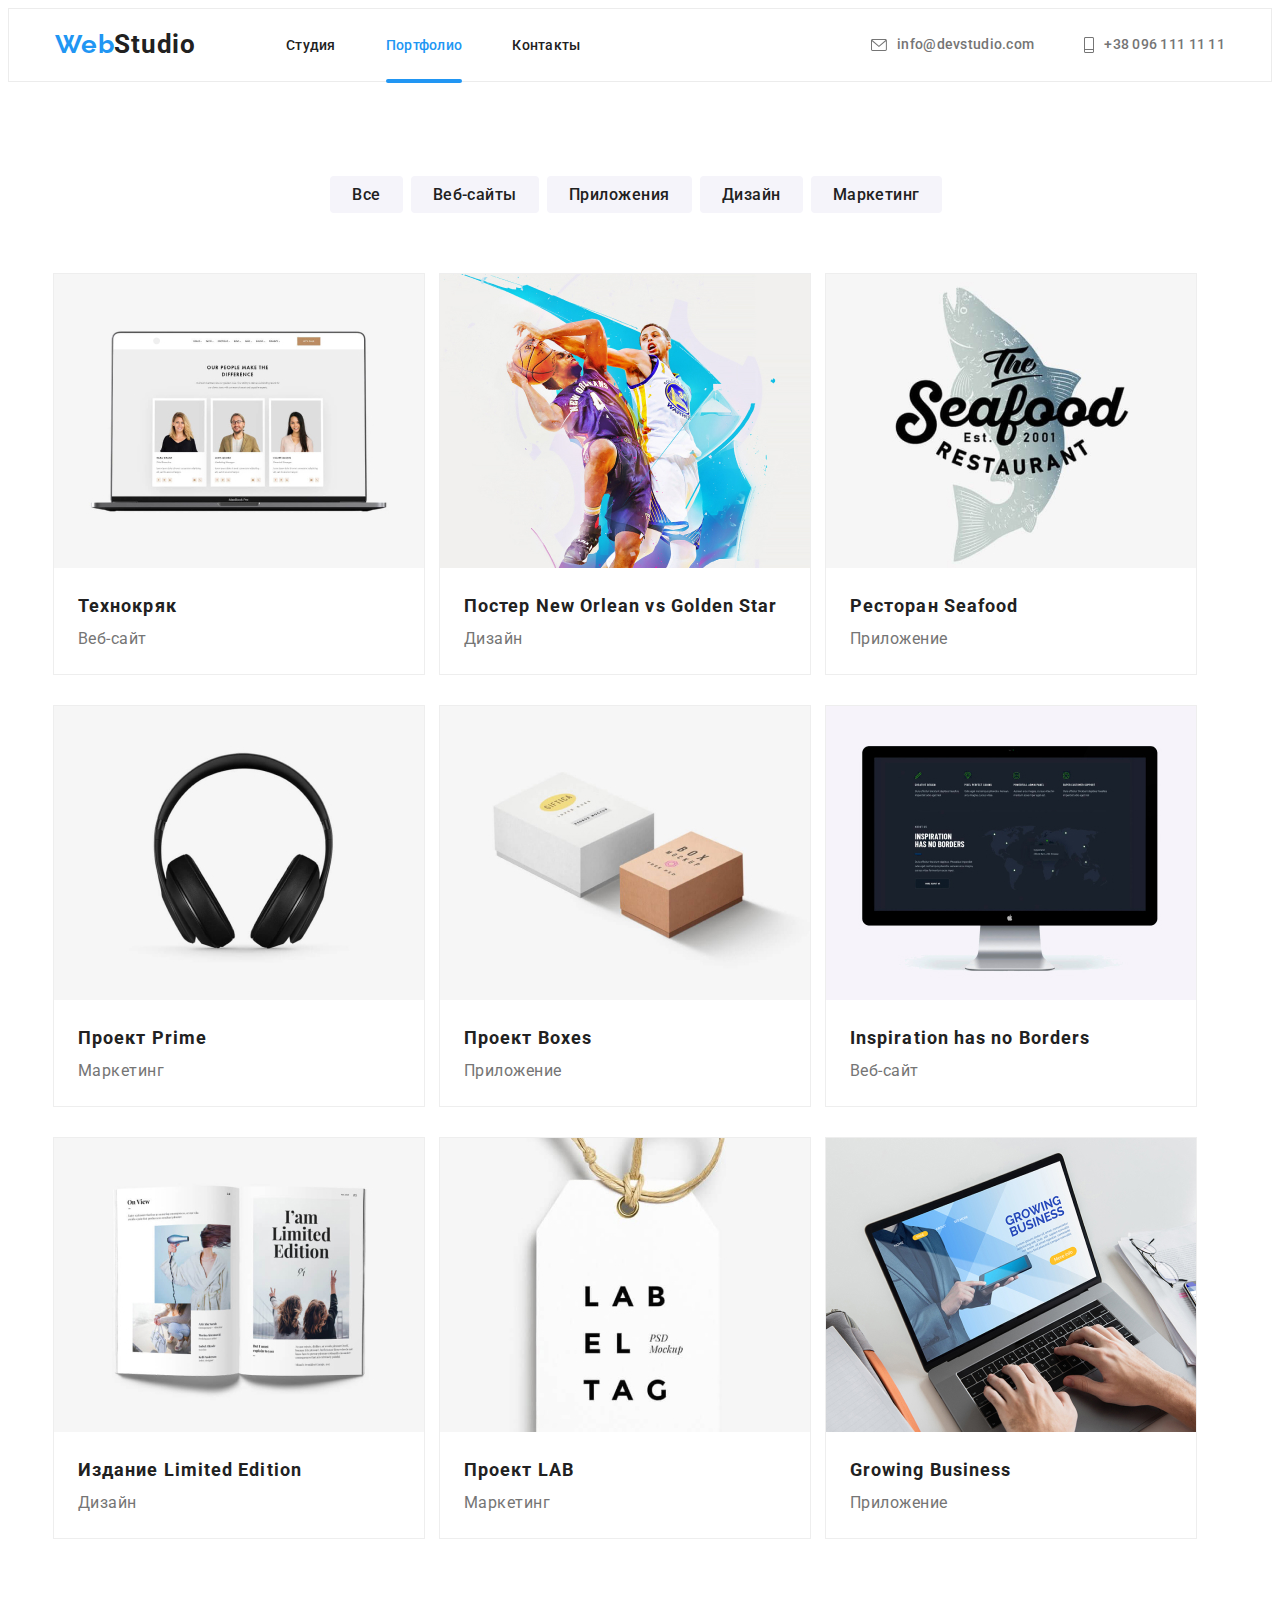
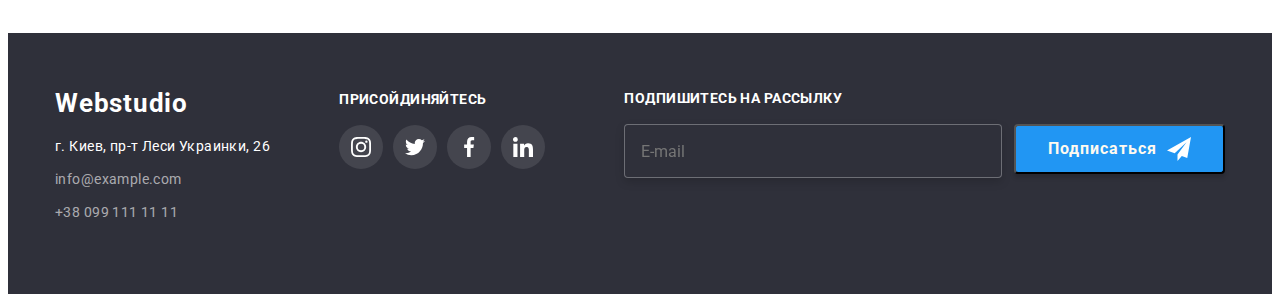
<file: partfolio.html>
<!DOCTYPE html>
<html lang="ru">
<head>
    <meta charset="UTF-8">
    <meta http-equiv="X-UA-Compatible" content="IE=edge">
    <meta name="viewport" content="width=device-width, initial-scale=1.0">
    <title>WebStudio</title>
    <link rel="preconnect" href="https://fonts.gstatic.com">
    <link href="https://fonts.googleapis.com/css2?family=Raleway:wght@700&family=Roboto:wght@400;500;700;900&display=swap"
    rel="stylesheet">
    <link rel="stylesheet" href="https://cdnjs.cloudflare.com/ajax/libs/modern-normalize/1.0.0/modern-normalize.min.css"
    integrity="sha512-ISS7cAi1PEhQ8jnbJpJZMd29NlhNj4AWYyLOSp2CE/CsHxTCu+r+t0D2yoJudVrd0/8fTVPUVDzY5Tvli75u/g=="
    crossorigin="anonymous" referrerpolicy="no-referrer" />
    <link rel="stylesheet" href="./css/main.min.css" />
</head>
<body>
    <header class="header-partfolio">
        <div class="header__div container">
            <nav class="header__nav">
                <a class="logo link" href=""><span class="logo__web">Web</span>Studio</a>
                <ul class="header__menu list">
                    <li class="header__menu-item">
                        <a class="header__menu-link link" href="./index.html">Студия</a>
                    </li>
                    <li class="header__menu-item">
                        <a class="header__menu-link-l link current" href="./partfolio.html">Портфолио</a>
                    </li>
                    <li class="header__menu-item">
                        <a class="header__menu-link link" href="">Контакты</a>
                    </li>
                </ul>
            </nav>
            <ul class="header__contact-list list">
                <li>
                    <a class="header__link-adres link" href="mailto:info@devstudio.com">
                        <svg class="svg__mail">
                            <use href="./images/index/sprite.svg#icon-maile"></use>
                        </svg>
                        info@devstudio.com
                    </a>
                </li>
                <li>
                    <a class="header__link-num link" href="tel:+380961111111">
                        <svg class="svg__phone">
                            <use href="./images/index/sprite.svg#icon-phone"></use>
                        </svg>
                        +38 096 111 11 11
                    </a>
                </li>
            </ul>
        </div>
    </header>
<section class="work">
    <div class="work__container container"> 
        <ul class="work__nav list">
            <li ><button class="work__nav-btn" type="button">Все</button></li>
            <li ><button class="work__nav-btn" type="button">Веб-сайты</button></li>
            <li ><button class="work__nav-btn" type="button">Приложения</button></li>
            <li ><button class="work__nav-btn" type="button">Дизайн</button></li>
            <li ><button class="work__nav-btn" type="button">Маркетинг</button></li>
        </ul>
    <ul class="work__card-list list">
        <li class="work__card">
            <a class="work__card-link link" href="">
                <div class="work__card-img">
                    <img src="./images/partfolio/technokryak.jpg" alt="Веб-сайт" width="370" height="294">
                <div class="work__card-overlay">
                    <p class="text">Технокряк это современная площадка распространения коронавируса. Компании используют эту платформу
                    для цифрового
                    шпионажа и атак на защищённые сервера конкурентов.</p>
            </div> 
           </div>
        <div class="div-photo">
                <h3 class="photo-name-list">Технокряк</h3>
                <p class="photo-second-name-list">Веб-сайт</p>
        </div>
        </a>
        </li>
        <li class="work__card">
            <a  class="work__card-link link" href="">
                <img src="./images/partfolio/poster.jpg" alt="Дизайн" width="370" height="294">
        <div class="div-photo">
                <h3 class="photo-name-list">Постер New Orlean vs Golden Star</h3>
                <p class="photo-second-name-list">Дизайн</p>
        </div>
        </a>
        </li>
        <li class="work__card">
            <a  class="work__card-link link" href="">
            <img src="./images/partfolio/seafood-Restaurant.jpg" alt="Приложение" width="370" height="294">
            <div class="div-photo">
            <h3 class="photo-name-list">Ресторан Seafood</h3>
            <p class="photo-second-name-list">Приложение</p>
        </div>
        </a>
        </li>
        <li class="work__card">
            <a  class="work__card-link link" href="">
            <img src="./images/partfolio/headphones.jpg" alt="Маркетинг" width="370" height="294">
            <div class="div-photo">
            <h3 class="photo-name-list">Проект Prime</h3>
            <p class="photo-second-name-list">Маркетинг</p>
        </div>
        </a>
        </li>
        <li class="work__card">
            <a class="work__card-link link"  href="">
            <img src="./images/partfolio/boxes-project.jpg" alt="Приложение" width="370" height="294">
            <div class="div-photo">
            <h3 class="photo-name-list">Проект Boxes</h3>
            <p class="photo-second-name-list">Приложение</p>
        </div>
        </a>
        </li>
        <li class="work__card">
            <a  class="work__card-link link" href="">
            <img src="./images/partfolio/inspiration.jpg" alt="Веб-сайт2" width="370" height="294">
            <div class="div-photo">
            <h3 class="photo-name-list">Inspiration has no Borders</h3>
            <p class="photo-second-name-list">Веб-сайт</p>
        </div>
        </a>
        </li>
        <li class="work__card">
            <a  class="work__card-link link" href="">
            <img src="./images/partfolio/limited-edition.jpg" alt="Дизайн2" width="370" height="294">
            <div class="div-photo">
            <h3 class="photo-name-list">Издание Limited Edition</h3>
            <p class="photo-second-name-list">Дизайн</p>
        </div>
        </a>
        </li>
        <li class="work__card">
            <a class="work__card-link link"  href="">
            <img src="./images/partfolio/lab.jpg" alt="Маркетинг2" width="370" height="294">
            <div class="div-photo">
            <h3 class="photo-name-list">Проект LAB</h3>
            <p class="photo-second-name-list">Маркетинг</p>
        </div>
        </a>
        </li>
        <li class="work__card">
            <a class="work__card-link link"  href="">
            <img src="./images/partfolio/growing-business.jpg" alt="Приложение2" width="370" height="294">
            <div class="div-photo">
            <h3 class="photo-name-list">Growing Business</h3>
            <p class="photo-second-name-list">Приложение</p>
        </div>
        </a>
        </li>
    </ul>
</div>
</section>

</body>
<footer class="footer">
    <div class="footer__container container">
        <div class="footer__nav-list">
            <a class="footer__logo link" href=""><span class="logo-web">Web</span>studio</a>
            <ul class="footer__contact list">
                <li class="footer__li"><a class="footer__li-adres link"
                        href="https://goo.gl/maps/prfzv8prPw2LNNM46">г. Киев, пр-т Леси Украинки, 26</a></li>

                <li class="footer__li"><a class="footer__li-link link" href="mailto:info@example.com">info@example.com</a>
                </li>

                <li class="footer__li"><a class="footer__li-link link" href="tel:+380991111111">+38 099 111 11 11</a></li>
            </ul>
        </div>
        <div class="footer__subs">
            <h2 class="footer__h2">ПРИСОЙДИНЯЙТЕСЬ</h2>
            <ul class="footer__social list">
                <li class="footer__li-svg">
                    <a class="footer__social-a" href="">
                        <svg class="footer__social-svg">
                            <use href="./images/index/sprite.svg#icon-instagram-2"></use>
                        </svg>
                    </a>
                </li>
                <li>
                    <a class="footer__social-a" href="">
                        <svg class="footer__social-svg">
                            <use href="./images/index/sprite.svg#icon-twitter-1"></use>
                        </svg>
                    </a>
                </li>
                <li>
                    <a class="footer__social-a" href="">
                        <svg class="footer__social-svg">
                            <use href="./images/index/sprite.svg#icon-facebook-1"></use>
                        </svg>
                    </a>
                </li>
                <li>
                    <a class="footer__social-a" href="">
                        <svg class="footer__social-svg">
                            <use href="./images/index/sprite.svg#icon-linkedin-1"></use>
                        </svg>
                    </a>
                </li>
            </ul>
        </div>
        <div class="footer__container-mail">
            <h3 class="footer__h3">Подпишитесь на рассылку</h3>
            <div class="footer__mail">
                <input type="mail" name="user-mail" class="footer__mail-input" placeholder="E-mail" required>
                <button type="submit" class="footer__mail-btn">Подписаться
                    <svg class="footer__mail-svg-send">
                        <use href="./images/index/sprite-modal-done.svg#icon-icon-send"></use>
                    </svg>
                </button>
            </div>
        </div>
    </div>
</footer>
</html>
</file>
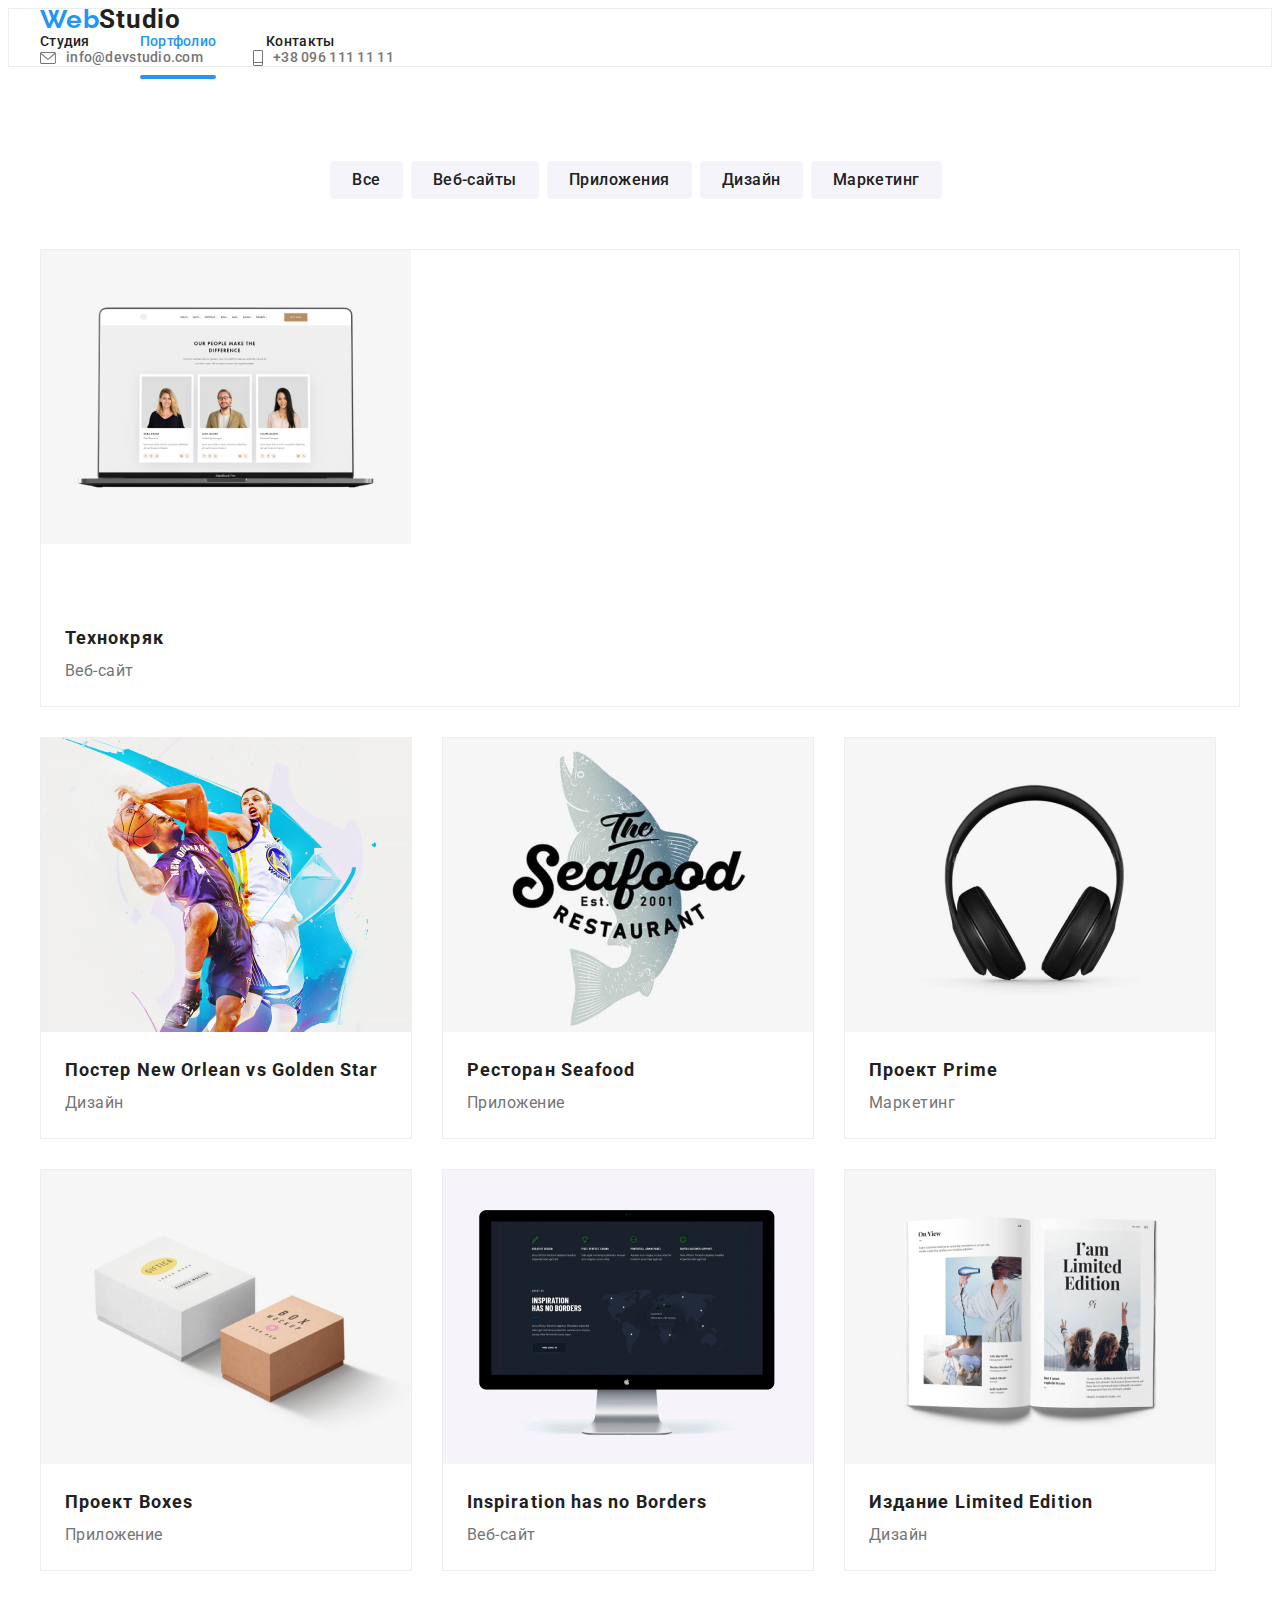
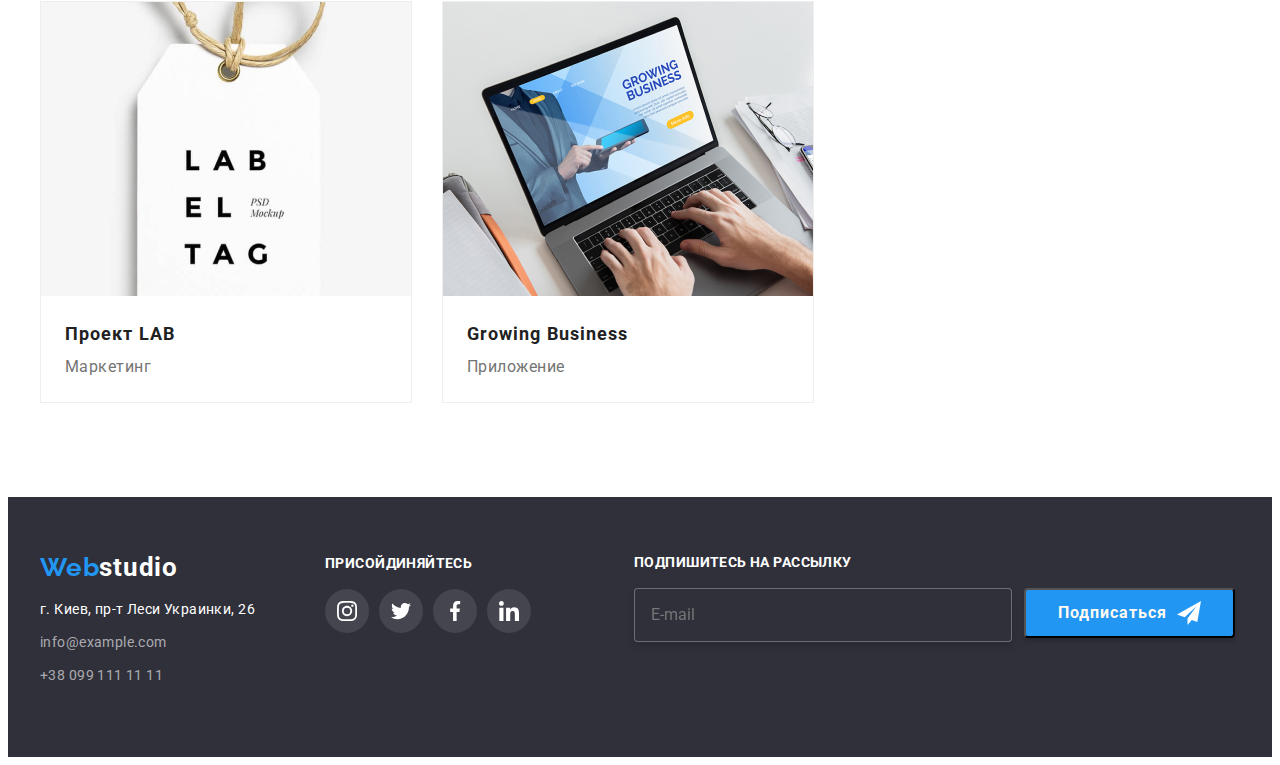
<file: js/partfolio.html>
<!DOCTYPE html>
<html lang="ru">
<head>
    <meta charset="UTF-8">
    <meta http-equiv="X-UA-Compatible" content="IE=edge">
    <meta name="viewport" content="width=device-width, initial-scale=1.0">
    <title>WebStudio</title>
    <link rel="preconnect" href="https://fonts.gstatic.com">
    <link href="https://fonts.googleapis.com/css2?family=Raleway:wght@700&family=Roboto:wght@400;500;700;900&display=swap"
    rel="stylesheet">
    <link rel="stylesheet" href="https://cdnjs.cloudflare.com/ajax/libs/modern-normalize/1.0.0/modern-normalize.min.css"
    integrity="sha512-ISS7cAi1PEhQ8jnbJpJZMd29NlhNj4AWYyLOSp2CE/CsHxTCu+r+t0D2yoJudVrd0/8fTVPUVDzY5Tvli75u/g=="
    crossorigin="anonymous" referrerpolicy="no-referrer" />
    <link rel="stylesheet" href="./css/main.min.css" />
</head>
<body>
    <header class="header-partfolio">
        <div class="header-partfolio__container container">
    
            <nav class="header-partfolio__nav">
                <a class="logo link" href=""><span class="logo-web">Web</span>Studio</a>
                <ul class="menu list">
                    <li class="header__menu-item">
                        <a class="menu-link link" href="./index.html">Студия</a>
                    </li>
                    <li class="header__menu-item">
                        <a class="menu-link-l link current" href="./partfolio.html">Портфолио</a>
                    </li>
                    <li class="header__menu-item">
                        <a class="menu-link link" href="">Контакты</a>
                    </li>
                </ul>
            </nav>
            <ul class="header__contact-list list">
                <li>
                    <a class="header__link-adres link" href="mailto:info@devstudio.com">
                        <svg class="svg__mail">
                            <use href="./images/index/sprite.svg#icon-maile"></use>
                        </svg>
                        info@devstudio.com
                    </a>
                </li>
                <li>
                    <a class="header__link-num link" href="tel:+380961111111">
                        <svg class="svg__phone">
                            <use href="./images/index/sprite.svg#icon-phone"></use>
                        </svg>
                        +38 096 111 11 11
                    </a>
                </li>
            </ul>
        </div>
    </header>
<section class="work">
    <div class="work__container container"> 
        <ul class="work__nav list">
            <li ><button class="work__nav-btn" type="button">Все</button></li>
            <li ><button class="work__nav-btn" type="button">Веб-сайты</button></li>
            <li ><button class="work__nav-btn" type="button">Приложения</button></li>
            <li ><button class="work__nav-btn" type="button">Дизайн</button></li>
            <li ><button class="work__nav-btn" type="button">Маркетинг</button></li>
        </ul>
    <ul class="work__card-list list">
        <li class="work__card">
            <a class="work__card-link link" href="">
                <div class="work__card-img">
                    <img src="./images/partfolio/technokryak.jpg" alt="Веб-сайт" width="370" height="294">
                <div class="work__card-overlay">
                    <p class="text">Технокряк это современная площадка распространения коронавируса. Компании используют эту платформу
                    для цифрового
                    шпионажа и атак на защищённые сервера конкурентов.</p>
            </div> 
           </div>
        <div class="div-photo">
                <h3 class="photo-name-list">Технокряк</h3>
                <p class="photo-second-name-list">Веб-сайт</p>
        </div>
        </a>
        </li>
        <li class="work__card">
            <a  class="work__card-link link" href="">
                <img src="./images/partfolio/poster.jpg" alt="Дизайн" width="370" height="294">
        <div class="div-photo">
                <h3 class="photo-name-list">Постер New Orlean vs Golden Star</h3>
                <p class="photo-second-name-list">Дизайн</p>
        </div>
        </a>
        </li>
        <li class="work__card">
            <a  class="work__card-link link" href="">
            <img src="./images/partfolio/seafood-Restaurant.jpg" alt="Приложение" width="370" height="294">
            <div class="div-photo">
            <h3 class="photo-name-list">Ресторан Seafood</h3>
            <p class="photo-second-name-list">Приложение</p>
        </div>
        </a>
        </li>
        <li class="work__card">
            <a  class="work__card-link link" href="">
            <img src="./images/partfolio/headphones.jpg" alt="Маркетинг" width="370" height="294">
            <div class="div-photo">
            <h3 class="photo-name-list">Проект Prime</h3>
            <p class="photo-second-name-list">Маркетинг</p>
        </div>
        </a>
        </li>
        <li class="work__card">
            <a class="work__card-link link"  href="">
            <img src="./images/partfolio/boxes-project.jpg" alt="Приложение" width="370" height="294">
            <div class="div-photo">
            <h3 class="photo-name-list">Проект Boxes</h3>
            <p class="photo-second-name-list">Приложение</p>
        </div>
        </a>
        </li>
        <li class="work__card">
            <a  class="work__card-link link" href="">
            <img src="./images/partfolio/inspiration.jpg" alt="Веб-сайт2" width="370" height="294">
            <div class="div-photo">
            <h3 class="photo-name-list">Inspiration has no Borders</h3>
            <p class="photo-second-name-list">Веб-сайт</p>
        </div>
        </a>
        </li>
        <li class="work__card">
            <a  class="work__card-link link" href="">
            <img src="./images/partfolio/limited-edition.jpg" alt="Дизайн2" width="370" height="294">
            <div class="div-photo">
            <h3 class="photo-name-list">Издание Limited Edition</h3>
            <p class="photo-second-name-list">Дизайн</p>
        </div>
        </a>
        </li>
        <li class="work__card">
            <a class="work__card-link link"  href="">
            <img src="./images/partfolio/lab.jpg" alt="Маркетинг2" width="370" height="294">
            <div class="div-photo">
            <h3 class="photo-name-list">Проект LAB</h3>
            <p class="photo-second-name-list">Маркетинг</p>
        </div>
        </a>
        </li>
        <li class="work__card">
            <a class="work__card-link link"  href="">
            <img src="./images/partfolio/growing-business.jpg" alt="Приложение2" width="370" height="294">
            <div class="div-photo">
            <h3 class="photo-name-list">Growing Business</h3>
            <p class="photo-second-name-list">Приложение</p>
        </div>
        </a>
        </li>
    </ul>
</div>
</section>

</body>
<footer class="footer">
    <div class="footer__container container">
        <div class="footer__nav-list">
            <a class="footer__logo link" href=""><span class="logo-web">Web</span>studio</a>
            <ul class="footer__contact list">
                <li class="footer__li"><a class="footer__li-adres link"
                        href="https://goo.gl/maps/prfzv8prPw2LNNM46">г. Киев, пр-т Леси Украинки, 26</a></li>

                <li class="footer__li"><a class="footer__li-link link" href="mailto:info@example.com">info@example.com</a>
                </li>

                <li class="footer__li"><a class="footer__li-link link" href="tel:+380991111111">+38 099 111 11 11</a></li>
            </ul>
        </div>
        <div class="footer__subs">
            <h2 class="footer__h2">ПРИСОЙДИНЯЙТЕСЬ</h2>
            <ul class="footer__social list">
                <li class="footer__li-svg">
                    <a class="footer__social-a" href="">
                        <svg class="footer__social-svg">
                            <use href="./images/index/sprite.svg#icon-instagram-2"></use>
                        </svg>
                    </a>
                </li>
                <li>
                    <a class="footer__social-a" href="">
                        <svg class="footer__social-svg">
                            <use href="./images/index/sprite.svg#icon-twitter-1"></use>
                        </svg>
                    </a>
                </li>
                <li>
                    <a class="footer__social-a" href="">
                        <svg class="footer__social-svg">
                            <use href="./images/index/sprite.svg#icon-facebook-1"></use>
                        </svg>
                    </a>
                </li>
                <li>
                    <a class="footer__social-a" href="">
                        <svg class="footer__social-svg">
                            <use href="./images/index/sprite.svg#icon-linkedin-1"></use>
                        </svg>
                    </a>
                </li>
            </ul>
        </div>
        <div class="footer__container-mail">
            <h3 class="footer__h3">Подпишитесь на рассылку</h3>
            <div class="footer__mail">
                <input type="mail" name="user-mail" class="footer__mail-input" placeholder="E-mail" required>
                <button type="submit" class="footer__mail-btn">Подписаться
                    <svg class="footer__mail-svg-send">
                        <use href="./images/index/sprite-modal-done.svg#icon-icon-send"></use>
                    </svg>
                </button>
            </div>
        </div>
    </div>
</footer>
</html>
</file>
<file: css/main.min.css>
.visually-hidden{position:absolute !important;clip:rect(1px 1px 1px 1px);clip:rect(1px, 1px, 1px, 1px);padding:0 !important;border:0 !important;height:1px !important;width:1px !important;overflow:hidden}:root{--main-font: 'Roboto', sans-serif;--secondary-font: 'Raleway', sans-serif;--accent-color: #2196f3;--cubic-bezier: cubic-bezier(0.4, 0, 0.2, 1)}.list{list-style:none}.link{text-decoration:none}h1,h2,h3,h4,h5,h6,p{margin-top:0;margin-bottom:0}ul,ol{margin-bottom:0;margin-top:0;margin-left:0;padding-left:0;padding-right:0}img{display:block}.container{max-width:1170px;padding:0 10px;margin:0 auto}.section{padding-top:84px;padding-bottom:84px}.current{color:var(--accent-color)}.name-page{font-family:var(--main-font);font-weight:bold;font-size:36px;line-height:42px;font-weight:700;text-align:center;letter-spacing:0.03em;margin-bottom:50px}@media (max-width: 1024px){.name-page{font-size:28px;line-height:32px;margin-bottom:30px}.container{max-width:768px !important}}.header-partfolio{border:1px solid #ececec}.work__nav-btn{font-family:var(--main-font);font-weight:500;font-size:16px;line-height:1.62;text-align:center;letter-spacing:0.03em;color:#212121;background:#f5f4fa;border-radius:4px;margin-right:8px;border:transparent;padding-top:6px;padding-bottom:6px;padding-right:22px;padding-left:22px;transition:background-color 250ms cubic-bezier(0.4, 0, 0.2, 1)}.work__nav-btn:hover,.work__nav-btn:focus{color:#ffffff;background:var(--accent-color)}.work__nav{display:flex;justify-content:center;flex-wrap:wrap;margin-bottom:50px;margin-top:94px}.work__nav li{margin-bottom:10px}.modal-btn{font-family:var(--main-font);font-weight:bold;font-size:16px;line-height:1.87;display:flex;align-items:center;text-align:center;letter-spacing:0.06em;cursor:pointer;color:floralwhite;background:var(--accent-color);align-items:center;display:inline-block;padding-right:32px;padding-left:32px;padding-top:10px;padding-bottom:10px;margin-top:32px;box-shadow:0px 4px 4px rgba(0,0,0,0.15);border-radius:4px}a{text-decoration:none;color:inherit}ul,li{list-style:none}.header{font-family:'Roboto', sans-serif}.header__div{display:flex;align-items:center;justify-content:space-between;padding:25px 0}.header__nav{display:flex;align-items:center}.header__nav-btn,.header__popup{display:none}.header__menu{display:flex;align-items:center}.logo{font-family:var(--main-font);font-weight:bold;font-size:26px;line-height:0.7;letter-spacing:0.03em;color:#212121;margin-right:90px}.logo__web{font-family:var(--secondary-font);font-weight:bold;font-size:26px;line-height:0.83;letter-spacing:0.03em;color:var(--accent-color)}.header__menu-link{position:relative;font-family:var(--main-font);font-weight:500;font-size:14px;line-height:1.14;letter-spacing:0.02em;color:#212121;transition:250ms var(--cubic-bezier);padding-bottom:30px;margin-right:50px}.header__menu-link:hover,.header__menu-link:focus{color:var(--accent-color)}.header__menu-link::after{display:flex;content:'';position:absolute;left:0;bottom:0;width:100%;height:4px;background-color:var(--accent-color);opacity:0;transition:opacity 250ms;border-radius:2px}.header__menu-link:hover::after{opacity:1}.header__menu-link-l{position:relative;font-family:var(--main-font);font-weight:500;font-size:14px;line-height:1.14;letter-spacing:0.02em;color:#212121;transition:250ms var(--cubic-bezier);padding-bottom:30px;margin-right:50px;color:#2196F3}.header__menu-link-l::after{display:block;content:'';position:absolute;left:0;bottom:0;width:100%;height:4px;background-color:var(--accent-color);transition:opacity 250ms;border-radius:2px}.header__contact-list{display:flex;align-items:center}.header__link-adres{display:flex;align-items:center;font-family:var(--main-font);font-weight:500;font-size:14px;line-height:1.14;letter-spacing:0.02em;color:#757575;margin-right:50px;transition:250ms cubic-bezier(0.4, 0, 0.2, 1)}.header__link-adres:hover,.header__link-adres:focus{color:var(--accent-color)}.svg__mail{width:16px;height:12px;margin-right:10px;fill:#757575}.svg__mail:hover .svg__mail,.svg__mail:focus .svg__mail{fill:var(--accent-color)}.header__link-num{display:flex;align-items:center;font-family:var(--main-font);font-weight:500;font-size:14px;line-height:1.14;letter-spacing:0.02em;color:#757575;transition:250ms cubic-bezier(0.4, 0, 0.2, 1)}.header__link-num:hover,.header__link-num:focus{color:var(--accent-color)}.svg__phone{width:10px;height:16px;margin-right:10px;fill:#757575}.header__link-num:hover .svg__phone,.header__link-num:focus .svg__phone{fill:var(--accent-color)}@media (max-width: 1024px){.header__contact-list{flex-direction:column;align-items:flex-start}.header__contact-list li:first-child{margin-bottom:10px}.logo{margin-right:40px}}@media (max-width: 768px){.header__div{flex-direction:column}.header__nav{margin-bottom:50px}.header__contact-list{flex-direction:row}}@media (max-width: 768px){.header{border-bottom:1px solid #ECECEC}.logo{margin-right:0}.header__menu,.header__contact-list{display:none}.header__nav{width:100%;justify-content:space-between;margin-bottom:0}.header__nav-btn{display:block;cursor:pointer}.header__nav-btn div{width:24px;height:3px;background:#212121;margin-bottom:4px}.header__nav-btn div:last-child{margin-bottom:0}.header__popup{display:flex;flex-direction:column;justify-content:space-between;position:absolute;top:0;left:0;right:0;width:100%;height:100%;background:#fff;padding:48px 40px;opacity:0;visibility:hidden;transition:0.3s;z-index:1000}.header__popup.visible{opacity:1;visibility:visible;transition:0.3s}.header__popup-svg{fill:#212121;transition:0.2s;position:absolute;top:20px;right:25px;cursor:pointer;transition:0.3s}.header__popup-svg:hover{transition:0.2s;fill:#2196F3}.header__popup-list{list-style:none;font-size:40px;line-height:46px;font-weight:500;letter-spacing:0.2px}.header__popup-item{margin-bottom:35px;color:#212121;transition:0.2s}.header__popup-item:hover{transition:0.2s;color:#2196F3}.header__popup-item a{color:inherit}.header__popup-tel{display:block;font-size:34px;line-height:40px;font-weight:500;color:#2196F3;margin-bottom:32px}.header__popup-mail{font-size:24px;line-height:28px;font-weight:500;color:#757575;margin-bottom:64px;display:block}.header__popup-links{display:flex;flex-wrap:wrap}.header__popup-links li{margin-right:10px;padding-right:10px;border-right:1px solid rgba(33,33,33,0.2);font-size:18px;line-height:22px;font-weight:500;color:#2196F3;margin-bottom:10px}.header__popup-links li:last-child{margin:0;padding:0;border:none}}.footer__logo{font-family:var(--main-font);font-weight:bold;font-size:26px;line-height:0.83;letter-spacing:0.03em;color:#ffffff;display:block;margin-bottom:20px}.footer__li-adres{font-family:var(--main-font);font-weight:normal;font-size:14px;line-height:1.71;letter-spacing:0.03em;color:#ffffff;transition:250ms cubic-bezier(0.4, 0, 0.2, 1)}.footer__li-adres:hover,.footer__li-adres:focus{color:var(--accent-color)}.footer__li-link{font-family:var(--main-font);font-weight:normal;font-size:14px;line-height:1.71;letter-spacing:0.03em;color:rgba(255,255,255,0.6);transition:250ms cubic-bezier(0.4, 0, 0.2, 1)}.footer__li-link:hover,.footer__li-link:focus{color:var(--accent-color)}.footer{background:#2f303a;padding-top:60px;padding-bottom:60px}.footer .footer__container-mail{margin-left:0}.footer__container{display:flex;justify-content:space-between;flex-wrap:wrap}.footer__li{margin-bottom:9px}.footer__social{display:flex;align-items:center;justify-content:space-evenly;margin-top:20px}.footer__h2{font-family:var(--main-font);font-weight:bold;font-size:14px;line-height:0.87;letter-spacing:0.03em;text-transform:uppercase;color:#ffffff}.footer__social-a{display:flex;align-items:center;justify-content:center;width:44px;height:44px;border-radius:50px;background-color:rgba(255,255,255,0.1)}.footer__social-a:nth-last-child(1){margin-right:10px;transition:250ms cubic-bezier(0.4, 0, 0.2, 1)}.footer__social-a:focus,.footer__social-a:hover{background-color:#2196f3}.footer__social-svg{width:20px;height:20px;fill:#ffffff}.footer__social-a:hover .footer__social-svg,.footer__social-a:focus .footer__social-svg{fill:#ffffff}@media (max-width: 1024px){.footer__container-mail{margin-top:30px}.footer__container-mail h3{text-align:center}.footer__container{justify-content:space-around}}@media (max-width: 768px){.footer{padding-bottom:100px}.footer__mail{flex-direction:column}.footer__mail-input{width:100%;padding:10px 0;margin:0 0 20px !important}}@media (max-width: 480px){.footer__mail-input{width:100% !important}.footer__container{flex-direction:column;justify-content:center;align-content:center;text-align:center}.footer__nav-list{margin-bottom:30px}}.about__first-phrase{font-family:var(--main-font);font-weight:900;font-size:44px;line-height:1.36;text-align:center;letter-spacing:0.06em;text-transform:uppercase;color:#ffffff;display:flex;align-items:center;width:696px;margin-right:auto;margin-left:auto}.about{display:flex;text-align:center;padding-top:200px;padding-bottom:200px;background-repeat:no-repeat;background-position:center;background-size:cover;background-image:linear-gradient(to right, rgba(47,48,58,0.4), rgba(47,48,58,0.4)),url(../images/index/hero/bg.jpg)}@media (max-width: 1024px){.about__first-phrase{width:100%;font-size:24px;line-height:42px}.about{padding:120px 0}.section{padding:60px 0}}.skills__svg{margin-top:25px;margin-bottom:25px}.skills__list-div{height:120px;width:270px;display:flex;align-items:center;background:#f5f4fa;border-radius:4px;margin-right:30px;margin-bottom:30px}.skills__head-lines{font-family:var(--main-font);font-weight:bold;font-size:14px;line-height:2.07;letter-spacing:0.03em;text-transform:uppercase;align-items:center;display:flex;margin-right:30px}.skills__head-skills{font-family:var(--main-font);font-weight:normal;font-size:14px;line-height:1.71;letter-spacing:0.03em;color:#757575;align-items:center;display:flex;margin-right:30px;margin-top:10px}.skills__list{display:flex;justify-content:space-between;align-items:flex-start;flex-wrap:wrap}.skills__list li{width:270px}@media (max-width: 1024px){.skills__list li{width:47%;margin-bottom:25px}.skills__list-div{width:100%;justify-content:center}}@media (max-width: 768px){.skills__list li{width:47%;margin-bottom:25px}.skills__list-div{width:100%}.section{padding:60px 0}}@media (max-width: 480px){.skills__list li{width:100%}.skills__list-div{width:100%;justify-content:center}.skills__head-skills{margin-right:0}}.do{padding-top:0 !important;padding-bottom:94px}.do__ul{display:flex}.do__container{background:#ffffff}.do__list{display:flex;flex-wrap:wrap;justify-content:space-between;position:relative;padding-right:15px}.do__overlay{font-family:var(--main-font);font-weight:bold;font-size:14px;line-height:0.8;text-align:center;letter-spacing:0.03em;text-transform:uppercase;position:absolute;display:flex;align-items:center;justify-content:center;width:370px;height:70px;bottom:0;color:#ffffff;background-color:rgba(47,48,58,0.8)}@media (max-width: 1024px){.do{display:none}}.team__ul{display:flex;justify-content:space-between;flex-wrap:wrap}.team__li{box-shadow:0px 1px 3px rgba(0,0,0,0.12),0px 1px 1px rgba(0,0,0,0.14),0px 2px 1px rgba(0,0,0,0.2);border-radius:0px 0px 4px 4px;background:#ffffff;margin-bottom:30px;margin-right:20px}.team__li:last-child{margin-right:0}.team__people{font-family:var(--main-font);font-weight:500;font-size:16px;line-height:1.18;text-align:center;letter-spacing:0.03em;margin-top:30px}.team__people-position{font-family:var(--main-font);font-weight:normal;font-size:16px;line-height:19px;text-align:center;letter-spacing:0.03em;color:#757575;margin-top:10px;margin-bottom:30px}.team{background:#f5f4fa;padding-top:94px;padding-bottom:94px}.social__list-link{width:20px;height:20px;fill:#afb1b8}.social__list:hover .social__list-link,.social__list:focus .social__list-link{fill:#ffffff}.team__container{display:flex;flex-wrap:wrap;justify-content:center;align-items:center}.social{display:flex;align-items:center;justify-content:center;margin-bottom:30px}.social__list{display:flex;align-items:center;justify-content:center;width:44px;height:44px;border-radius:50px}.social__list:nth-last-child(1){margin-right:10px;transition:250ms cubic-bezier(0.4, 0, 0.2, 1)}.social__list:hover,.social__list:focus{background-color:#2196f3}@media (max-width: 1024px){.team__ul{justify-content:center}.team__li{width:354px}.team__cards{width:100%;height:auto}}@media (max-width: 768px){.team__li{width:100%;max-width:450px}.team__cards{width:100%;height:auto}}.klient__ul{display:flex;flex-wrap:wrap;justify-content:space-between}.klient__li{margin-bottom:10px}.klient__svg{width:106px;height:60px;fill:#afb1b8;transition:250ms cubic-bezier(0.4, 0, 0.2, 1)}.klient__a:hover .klient__svg,.klient__a:focus .klient__svg{fill:var(--accent-color)}.klient__a{display:flex;align-items:center;justify-content:center;box-sizing:border-box;width:170px;height:92px;border-radius:4px;border:1px solid #afb1b8;transition:250ms cubic-bezier(0.4, 0, 0.2, 1)}.klient__a:hover,.klient__a:focus{fill:var(--accent-color);border:1px solid #2196f3}@media (max-width: 1024px){.klient__ul{justify-content:center}.klient__li{margin:0 10px 10px}.klient__a{width:226px}}@media (max-width: 768px){.klient__a{width:210px}}@media (max-width: 480px){.klient__li,.klient__a{width:100%;margin:0 auto 10px auto}}.modal__beckdrop{position:fixed;top:0;left:0;width:100%;height:100%;background-color:rgba(0,0,0,0.2)}.modal__beckdrop.is-hidden{opacity:0;pointer-events:none}.modal{position:absolute;top:50%;left:50%;transform:translate(-50%, -50%);min-height:581px;min-width:528px;border-radius:4px;padding:40px;background-color:#fff}.modal__form-feedback{font-family:var(--main-font);font-style:normal;font-weight:bold;font-size:20px;line-height:23px;text-align:center;letter-spacing:0.03em;padding-bottom:20px;color:#212121}.modal__btn-close-svg{width:11px;height:11px;fill:#000000}.modal__btn-close-svg:hover{fill:var(--accent-color)}.modal__btn-close{position:absolute;cursor:pointer;top:8px;right:8px;width:30px;height:30px;border:1px solid rgba(0,0,0,0.1);border-radius:50%;background-color:transparent;padding:0}.modal__form-label-svg{position:absolute;display:block;top:50%;left:15px;transform:translateY(-50%);width:15px;height:15px;outline:none}.modal__form-input:focus+.modal__form-label-svg{fill:var(--accent-color)}.footer__mail-svg-send{margin-left:10px;width:24px;height:24px;fill:#ffffff}.modal__form{display:flex;flex-direction:column}.modal__form-input{width:100%;height:40px;padding-left:40px;margin-top:4px;border:1px solid rgba(33,33,33,0.2);border-radius:4px;outline:none;cursor:pointer}.modal__form-input:focus{border-color:var(--accent-color)}.modal__form-input-wrapper{position:relative;display:block;margin-bottom:10px}.modal__form-mesage{width:100%;height:120px;margin-top:4px;outline:none;border:1px solid rgba(33,33,33,0.2);border-radius:4px;resize:none;padding:12px 16px;cursor:pointer}.modal__form-mesage:focus{border-color:var(--accent-color)}.modal__form-mesage::placeholder{color:rgba(117,117,117,0.5)}.modal__form-btn{align-self:center;font-family:var(--main-font);font-weight:bold;font-size:16px;line-height:1.87;display:flex;align-items:center;text-align:center;letter-spacing:0.06em;cursor:pointer;width:200px;height:50px;color:floralwhite;background:var(--accent-color);align-items:center;display:block;box-shadow:0px 4px 4px rgba(0,0,0,0.15);border-radius:4px}.modal__form-checkbox-policy{display:flex;align-items:center;justify-content:center;margin-top:20px;margin-bottom:30px;font-family:var(--main-font);font-style:normal;font-weight:normal;font-size:14px;line-height:18px;letter-spacing:0.03em;color:#757575}.modal__form-checkbox{position:relative}.modal__span{display:flex;align-items:center;justify-content:center;width:16px;height:15px;border:2px solid black;border-radius:4px;margin-right:10px}.modal__form-checkbox:checked+.modal__span{background-color:var(--accent-color);border-color:var(--accent-color)}.modal__form-policy-link{margin-left:2px;color:var(--accent-color)}.modal__form-svg{position:absolute;width:11px;height:8px}.footer__container-mail{margin-left:93px}.footer__mail{display:flex;margin-top:20px;height:50px}.footer__h3{font-family:var(--main-font);font-weight:bold;font-size:14px;line-height:0.8;letter-spacing:0.03em;text-transform:uppercase;color:#ffffff}.footer__mail-input{font-family:var(--main-font);font-weight:normal;font-size:16px;line-height:0.8;background-color:#2f303a;border:1px solid rgba(255,255,255,0.3);filter:drop-shadow(0px 4px 4px rgba(0,0,0,0.15));border-radius:4px;color:rgba(255,255,255,0.6);width:358px;height:50px;margin-right:12px;padding-left:16px}.footer__mail-btn{font-family:var(--main-font);font-weight:bold;font-size:16px;line-height:1.87;display:flex;align-items:center;justify-content:center;letter-spacing:0.06em;cursor:pointer;color:floralwhite;background:var(--accent-color);padding:10px 32px;box-shadow:0px 4px 4px rgba(0,0,0,0.15);border-radius:4px}.modal__form-label{font-family:var(--main-font);font-style:normal;font-weight:normal;font-size:12px;line-height:0.8;letter-spacing:0.01em;color:#757575}@media (max-width: 768px){.modal{min-width:80%}}@media (max-width: 480px){.modal{min-width:auto;width:98%;padding:50px 15px 30px}}.work{margin-bottom:94px}.work__card{margin:0 7px;margin-top:30px;background:#ffffff;border:1px solid #eeeeee;box-sizing:border-box;transition:250ms cubic-bezier(0.4, 0, 0.2, 1)}.work__card:focus,.work__card:hover{box-shadow:0px 1px 1px rgba(0,0,0,0.12),0px 4px 4px rgba(0,0,0,0.06),1px 4px 6px rgba(0,0,0,0.16)}.work__card-list{display:flex;justify-content:center;flex-wrap:wrap;margin-top:-30px;margin-left:-30px}.work__card-img{position:relative;overflow:hidden}.text{font-family:var(--main-font);font-style:normal;font-weight:normal;font-size:18px;line-height:28px;letter-spacing:0.03em;color:#ffffff}.work__card-overlay{position:absolute;width:100%;height:100%;top:0;left:0;margin:0;padding-left:24px;padding-top:63px;padding-right:24px;padding-bottom:63px;font-size:18px;line-height:1.56;opacity:0;transform:translateY(100%);transition:250ms cubic-bezier(0.4, 0, 0.2, 1);letter-spacing:0.03em;color:#ffffff;background-color:rgba(33,150,243,0.9)}.work__card-link:hover .work__card-overlay{opacity:1;transform:translateY(0);transition:0}.div-photo{padding-top:20px;padding-bottom:20px;padding-left:24px;padding-right:24px}.photo-second-name-list{font-family:var(--main-font);font-style:normal;font-weight:normal;font-size:16px;line-height:1.87;letter-spacing:0.03em;color:#757575}.photo-name-list{font-family:var(--main-font);font-weight:bold;font-size:18px;line-height:2;letter-spacing:0.06em;color:#212121}.photo-list{display:flex;flex-wrap:wrap;margin-top:-30px;margin-left:-30px}.photo-item{margin-left:30px;margin-top:30px;background:#ffffff;border:1px solid #eeeeee;box-sizing:border-box}@media (max-width: 768px){.work__card{width:450px}.work__card-img img,.work__card-link img{width:100%;height:auto}}@media (max-width: 480px){.work__card-list{justify-content:center;margin-left:0}.work__card-img img{width:100%;height:auto}.work__card{margin-left:0}.work__card-link img{width:100%;height:auto}}
/*# sourceMappingURL=main.min.css.map */
</file>
<file: js/css/main.min.css>
.visually-hidden {
  position: absolute !important;
  clip: rect(1px 1px 1px 1px);
  clip: rect(1px, 1px, 1px, 1px);
  padding: 0 !important;
  border: 0 !important;
  height: 1px !important;
  width: 1px !important;
  overflow: hidden;
}
:root {
  --main-font: 'Roboto', sans-serif;
  --secondary-font: 'Raleway', sans-serif;
  --accent-color: #2196f3;
  --cubic-bezier: cubic-bezier(0.4, 0, 0.2, 1);
}
.list {
  list-style: none;
}
.link {
  text-decoration: none;
}
h1,
h2,
h3,
h4,
h5,
h6,
p {
  margin-top: 0;
  margin-bottom: 0;
}
ul,
ol {
  margin-bottom: 0;
  margin-top: 0;
  margin-left: 0;
  padding-left: 0;
  padding-right: 0;
}
img {
  display: block;
}
.container {
  width: 1200px;
  padding-left: 10px;
  padding-right: 10px;
  margin: 0 auto;
}
.header-partfolio {
  border: 1px solid #ececec;
}
.work__nav-btn {
  font-family: var(--main-font);
  font-weight: 500;
  font-size: 16px;
  line-height: 1.62;
  text-align: center;
  letter-spacing: 0.03em;
  color: #212121;
  background: #f5f4fa;
  border-radius: 4px;
  margin-right: 8px;
  border: transparent;
  padding-top: 6px;
  padding-bottom: 6px;
  padding-right: 22px;
  padding-left: 22px;
  -webkit-transition: background-color 250ms cubic-bezier(0.4, 0, 0.2, 1);
  transition: background-color 250ms cubic-bezier(0.4, 0, 0.2, 1);
}
.work__nav-btn:hover,
.work__nav-btn:focus {
  color: #ffffff;
  background: var(--accent-color);
}
.work__nav {
  display: -webkit-box;
  display: -ms-flexbox;
  display: flex;
  -webkit-box-pack: center;
  -ms-flex-pack: center;
  justify-content: center;
  margin-bottom: 50px;
  margin-top: 94px;
}
.header-partfolio__container__div {
  display: -webkit-box;
  display: -ms-flexbox;
  display: flex;
  -webkit-box-align: center;
  -ms-flex-align: center;
  align-items: center;
  -webkit-box-pack: justify;
  -ms-flex-pack: justify;
  justify-content: space-between;
  height: 80px;
}
.header-partfolio__container__nav {
  display: -webkit-box;
  display: -ms-flexbox;
  display: flex;
  -webkit-box-align: center;
  -ms-flex-align: center;
  align-items: center;
}
.menu {
  display: -webkit-box;
  display: -ms-flexbox;
  display: flex;
  -webkit-box-align: center;
  -ms-flex-align: center;
  align-items: center;
}
.logo {
  font-family: var(--main-font);
  font-weight: bold;
  font-size: 26px;
  line-height: 0.7;
  letter-spacing: 0.03em;
  color: #212121;
  margin-right: 90px;
}
.logo-web {
  font-family: var(--secondary-font);
  font-weight: bold;
  font-size: 26px;
  line-height: 0.83;
  letter-spacing: 0.03em;
  color: var(--accent-color);
}
.header__contact-list {
  display: -webkit-box;
  display: -ms-flexbox;
  display: flex;
  -webkit-box-align: center;
  -ms-flex-align: center;
  align-items: center;
}
.menu-link-l {
  position: relative;
  font-family: var(--main-font);
  font-weight: 500;
  font-size: 14px;
  line-height: 1.14;
  letter-spacing: 0.02em;
  color: #212121;
  -webkit-transition: 250ms var(--cubic-bezier);
  transition: 250ms var(--cubic-bezier);
  padding-bottom: 30px;
  margin-right: 50px;
}
.menu-link {
  position: relative;
  font-family: var(--main-font);
  font-weight: 500;
  font-size: 14px;
  line-height: 1.14;
  letter-spacing: 0.02em;
  color: #212121;
  -webkit-transition: 250ms var(--cubic-bezier);
  transition: 250ms var(--cubic-bezier);
  padding-bottom: 30px;
  margin-right: 50px;
}
.menu-link:hover,
.menu-link:focus {
  color: var(--accent-color);
}
.menu-link-l::after {
  display: block;
  content: '';
  position: absolute;
  left: 0;
  bottom: 0;
  width: 100%;
  height: 4px;
  background-color: var(--accent-color);
  -webkit-transition: opacity 250ms;
  transition: opacity 250ms;
  border-radius: 2px;
}
.menu-link-l:hover::after {
  opacity: 1;
}
.menu-link::after {
  display: block;
  content: '';
  position: absolute;
  left: 0;
  bottom: 0;
  width: 100%;
  height: 4px;
  background-color: var(--accent-color);
  opacity: 0;
  -webkit-transition: opacity 250ms;
  transition: opacity 250ms;
  border-radius: 2px;
}
.menu-link:hover::after {
  opacity: 1;
}
.current {
  color: var(--accent-color);
}
.header__link-adres {
  display: -webkit-box;
  display: -ms-flexbox;
  display: flex;
  -webkit-box-align: center;
  -ms-flex-align: center;
  align-items: center;
  font-family: var(--main-font);
  font-weight: 500;
  font-size: 14px;
  line-height: 1.14;
  letter-spacing: 0.02em;
  color: #757575;
  margin-right: 50px;
  -webkit-transition: 250ms cubic-bezier(0.4, 0, 0.2, 1);
  transition: 250ms cubic-bezier(0.4, 0, 0.2, 1);
}
.header__link-adres:hover,
.header__link-adres:focus {
  color: var(--accent-color);
}
.header__link-adres:hover .svg__mail,
.header__link-adres:focus .svg__mail {
  fill: var(--accent-color);
}
.svg__mail {
  width: 16px;
  height: 12px;
  margin-right: 10px;
  fill: #757575;
}
.header__link-num {
  display: -webkit-box;
  display: -ms-flexbox;
  display: flex;
  -webkit-box-align: center;
  -ms-flex-align: center;
  align-items: center;
  font-family: var(--main-font);
  font-weight: 500;
  font-size: 14px;
  line-height: 1.14;
  letter-spacing: 0.02em;
  color: #757575;
  -webkit-transition: 250ms cubic-bezier(0.4, 0, 0.2, 1);
  transition: 250ms cubic-bezier(0.4, 0, 0.2, 1);
}
.header__link-num:hover,
.header__link-num:focus {
  color: var(--accent-color);
}
.header__link-num:hover .svg__phone,
.header__link-num:focus .svg__phone {
  fill: var(--accent-color);
}
.svg__phone {
  width: 10px;
  height: 16px;
  margin-right: 10px;
  fill: #757575;
}
.footer__logo {
  font-family: var(--main-font);
  font-weight: bold;
  font-size: 26px;
  line-height: 0.83;
  letter-spacing: 0.03em;
  color: #ffffff;
  display: block;
  margin-bottom: 20px;
}
.footer__li-adres {
  font-family: var(--main-font);
  font-weight: normal;
  font-size: 14px;
  line-height: 1.71;
  letter-spacing: 0.03em;
  color: #ffffff;
  -webkit-transition: 250ms cubic-bezier(0.4, 0, 0.2, 1);
  transition: 250ms cubic-bezier(0.4, 0, 0.2, 1);
}
.footer__li-adres:hover,
.footer__li-adres:focus {
  color: var(--accent-color);
}
.footer__li-link {
  font-family: var(--main-font);
  font-weight: normal;
  font-size: 14px;
  line-height: 1.71;
  letter-spacing: 0.03em;
  color: rgba(255, 255, 255, 0.6);
  -webkit-transition: 250ms cubic-bezier(0.4, 0, 0.2, 1);
  transition: 250ms cubic-bezier(0.4, 0, 0.2, 1);
}
.footer__li-link:hover,
.footer__li-link:focus {
  color: var(--accent-color);
}
.footer {
  background: #2f303a;
  padding-top: 60px;
  padding-bottom: 60px;
}
.footer__container {
  display: -webkit-box;
  display: -ms-flexbox;
  display: flex;
}
.footer__subs {
  margin-left: 70px;
}
.footer__li {
  margin-bottom: 9px;
}
.footer__social {
  display: -webkit-box;
  display: -ms-flexbox;
  display: flex;
  -webkit-box-align: center;
  -ms-flex-align: center;
  align-items: center;
  -webkit-box-pack: space-evenly;
  -ms-flex-pack: space-evenly;
  justify-content: space-evenly;
  margin-top: 20px;
}
.footer__h2 {
  font-family: var(--main-font);
  font-weight: bold;
  font-size: 14px;
  line-height: 0.87;
  letter-spacing: 0.03em;
  text-transform: uppercase;
  color: #ffffff;
}
.footer__social-a {
  display: -webkit-box;
  display: -ms-flexbox;
  display: flex;
  -webkit-box-align: center;
  -ms-flex-align: center;
  align-items: center;
  -webkit-box-pack: center;
  -ms-flex-pack: center;
  justify-content: center;
  width: 44px;
  height: 44px;
  border-radius: 50px;
  background-color: rgba(255, 255, 255, 0.1);
}
.footer__social-a:nth-last-child(1) {
  margin-right: 10px;
  -webkit-transition: 250ms cubic-bezier(0.4, 0, 0.2, 1);
  transition: 250ms cubic-bezier(0.4, 0, 0.2, 1);
}
.footer__social-svg {
  width: 20px;
  height: 20px;
  fill: #ffffff;
}
.footer__social-a:focus,
.footer__social-a:hover {
  background-color: #2196f3;
}
.footer__social-a:hover .footer__social-svg,
.footer__social-a:focus .footer__social-svg {
  fill: #ffffff;
}
.modal-btn {
  font-family: var(--main-font);
  font-weight: bold;
  font-size: 16px;
  line-height: 1.87;
  display: -webkit-box;
  display: -ms-flexbox;
  display: flex;
  -webkit-box-align: center;
  -ms-flex-align: center;
  align-items: center;
  text-align: center;
  letter-spacing: 0.06em;
  cursor: pointer;
  color: floralwhite;
  background: var(--accent-color);
  align-items: center;
  display: inline-block;
  padding-right: 32px;
  padding-left: 32px;
  padding-top: 10px;
  padding-bottom: 10px;
  margin-top: 32px;
  -webkit-box-shadow: 0px 4px 4px rgba(0, 0, 0, 0.15);
  box-shadow: 0px 4px 4px rgba(0, 0, 0, 0.15);
  border-radius: 4px;
}
.about__first-phrase {
  font-family: var(--main-font);
  font-weight: 900;
  font-size: 44px;
  line-height: 1.36;
  text-align: center;
  letter-spacing: 0.06em;
  text-transform: uppercase;
  color: #ffffff;
  display: -webkit-box;
  display: -ms-flexbox;
  display: flex;
  -webkit-box-align: center;
  -ms-flex-align: center;
  align-items: center;
  width: 696px;
  margin-right: auto;
  margin-left: auto;
}
.about {
  display: -webkit-box;
  display: -ms-flexbox;
  display: flex;
  text-align: center;
  padding-top: 200px;
  padding-bottom: 200px;
  background-repeat: no-repeat;
  background-position: center;
  background-size: cover;
  background-image: -webkit-gradient(
      linear,
      left top,
      right top,
      from(rgba(47, 48, 58, 0.4)),
      to(rgba(47, 48, 58, 0.4))
    ),
    url(../images/index/hero/bg.jpg);
  background-image: linear-gradient(to right, rgba(47, 48, 58, 0.4), rgba(47, 48, 58, 0.4)),
    url(../images/index/hero/bg.jpg);
}
.skills__svg {
  margin-top: 25px;
  margin-bottom: 25px;
}
.skills__list-div {
  height: 120px;
  width: 270px;
  display: -webkit-box;
  display: -ms-flexbox;
  display: flex;
  -webkit-box-align: center;
  -ms-flex-align: center;
  align-items: center;
  background: #f5f4fa;
  border-radius: 4px;
  margin-right: 30px;
  margin-bottom: 30px;
}
.skills__head-lines {
  font-family: var(--main-font);
  font-weight: bold;
  font-size: 14px;
  line-height: 2.07;
  letter-spacing: 0.03em;
  text-transform: uppercase;
  -webkit-box-align: center;
  -ms-flex-align: center;
  align-items: center;
  display: -webkit-box;
  display: -ms-flexbox;
  display: flex;
  margin-right: 30px;
}
.skills {
  padding-top: 94px;
}
.skills__head-skills {
  font-family: var(--main-font);
  font-weight: normal;
  font-size: 14px;
  line-height: 1.71;
  letter-spacing: 0.03em;
  color: #757575;
  -webkit-box-align: center;
  -ms-flex-align: center;
  align-items: center;
  display: -webkit-box;
  display: -ms-flexbox;
  display: flex;
  margin-right: 30px;
  margin-top: 10px;
}
.skills__container {
  -webkit-box-align: center;
  -ms-flex-align: center;
  align-items: center;
  display: -webkit-box;
  display: -ms-flexbox;
  display: flex;
  background: #ffffff;
}
.skills__list {
  -webkit-box-align: center;
  -ms-flex-align: center;
  align-items: center;
  display: -webkit-box;
  display: -ms-flexbox;
  display: flex;
  margin-left: 30px;
}
.do {
  padding-top: 94px;
  padding-bottom: 94px;
}
.do__ul {
  display: -webkit-box;
  display: -ms-flexbox;
  display: flex;
  -ms-flex-wrap: wrap;
  flex-wrap: wrap;
  -webkit-box-pack: justify;
  -ms-flex-pack: justify;
  justify-content: space-between;
}
.do__container {
  background: #ffffff;
}
.do__list {
  position: relative;
  padding-right: 15px;
}
.do__overlay {
  font-family: var(--main-font);
  font-weight: bold;
  font-size: 14px;
  line-height: 0.8;
  text-align: center;
  letter-spacing: 0.03em;
  text-transform: uppercase;
  position: absolute;
  display: -webkit-box;
  display: -ms-flexbox;
  display: flex;
  -webkit-box-align: center;
  -ms-flex-align: center;
  align-items: center;
  -webkit-box-pack: center;
  -ms-flex-pack: center;
  justify-content: center;
  width: 370px;
  height: 70px;
  bottom: 0;
  color: #ffffff;
  background-color: rgba(47, 48, 58, 0.8);
}
.name-page {
  font-family: var(--main-font);
  font-weight: bold;
  font-size: 36px;
  line-height: 1.16;
  text-align: center;
  letter-spacing: 0.03em;
  margin-top: 94px;
  margin-bottom: 50px;
}
.team__ul {
  display: -webkit-box;
  display: -ms-flexbox;
  display: flex;
  -ms-flex-wrap: wrap;
  flex-wrap: wrap;
  margin-top: -30px;
  margin-left: -30px;
}
.team__li {
  margin-left: 30px;
  margin-top: 30px;
  -webkit-box-shadow: 0px 1px 3px rgba(0, 0, 0, 0.12), 0px 1px 1px rgba(0, 0, 0, 0.14),
    0px 2px 1px rgba(0, 0, 0, 0.2);
  box-shadow: 0px 1px 3px rgba(0, 0, 0, 0.12), 0px 1px 1px rgba(0, 0, 0, 0.14),
    0px 2px 1px rgba(0, 0, 0, 0.2);
  border-radius: 0px 0px 4px 4px;
  background: #ffffff;
}
.team__people {
  font-family: var(--main-font);
  font-weight: 500;
  font-size: 16px;
  line-height: 1.18;
  text-align: center;
  letter-spacing: 0.03em;
  margin-top: 30px;
}
.team__people-position {
  font-family: var(--main-font);
  font-weight: normal;
  font-size: 16px;
  line-height: 19px;
  text-align: center;
  letter-spacing: 0.03em;
  color: #757575;
  margin-top: 10px;
  margin-bottom: 30px;
}
.team {
  background: #f5f4fa;
  padding-bottom: 94px;
}
.social__list-link {
  width: 20px;
  height: 20px;
  fill: #afb1b8;
}
.team__container {
  display: -webkit-box;
  display: -ms-flexbox;
  display: flex;
  -ms-flex-wrap: wrap;
  flex-wrap: wrap;
  -webkit-box-pack: center;
  -ms-flex-pack: center;
  justify-content: center;
  -webkit-box-align: center;
  -ms-flex-align: center;
  align-items: center;
}
.social {
  display: -webkit-box;
  display: -ms-flexbox;
  display: flex;
  -webkit-box-align: center;
  -ms-flex-align: center;
  align-items: center;
  -webkit-box-pack: center;
  -ms-flex-pack: center;
  justify-content: center;
  margin-bottom: 30px;
}
.social .social__list {
  display: -webkit-box;
  display: -ms-flexbox;
  display: flex;
  -webkit-box-align: center;
  -ms-flex-align: center;
  align-items: center;
  -webkit-box-pack: center;
  -ms-flex-pack: center;
  justify-content: center;
  width: 44px;
  height: 44px;
  border-radius: 50px;
}
.social__list:nth-last-child(1) {
  margin-right: 10px;
  -webkit-transition: 250ms cubic-bezier(0.4, 0, 0.2, 1);
  transition: 250ms cubic-bezier(0.4, 0, 0.2, 1);
}
.social__list:hover,
.social__list:focus {
  background-color: #2196f3;
}
.social__list:hover .social__list-link,
.social__list:focus .social__list-link {
  fill: #ffffff;
}
.klient__h2 {
  text-align: center;
  font-family: var(--main-font);
  font-weight: bold;
  font-size: 36px;
  line-height: 0.85;
  text-align: center;
  letter-spacing: 0.03em;
  color: #212121;
  padding-top: 94px;
  padding-bottom: 50px;
}
.klient__ul {
  display: -webkit-box;
  display: -ms-flexbox;
  display: flex;
  -webkit-box-pack: justify;
  -ms-flex-pack: justify;
  justify-content: space-between;
  margin-bottom: 94px;
}
.klient__svg {
  width: 106px;
  height: 60px;
  fill: #afb1b8;
  -webkit-transition: 250ms cubic-bezier(0.4, 0, 0.2, 1);
  transition: 250ms cubic-bezier(0.4, 0, 0.2, 1);
}
.klient__a {
  display: -webkit-box;
  display: -ms-flexbox;
  display: flex;
  -webkit-box-align: center;
  -ms-flex-align: center;
  align-items: center;
  -webkit-box-pack: center;
  -ms-flex-pack: center;
  justify-content: center;
  -webkit-box-sizing: border-box;
  box-sizing: border-box;
  width: 170px;
  height: 92px;
  border-radius: 4px;
  border: 1px solid #afb1b8;
  -webkit-transition: 250ms cubic-bezier(0.4, 0, 0.2, 1);
  transition: 250ms cubic-bezier(0.4, 0, 0.2, 1);
}
.klient__a:hover,
.klient__a:focus {
  fill: var(--accent-color);
  border: 1px solid #2196f3;
}
.klient__a:hover .klient__svg,
.klient__a:focus .klient__svg {
  fill: var(--accent-color);
}
.modal__beckdrop {
  position: fixed;
  top: 0;
  left: 0;
  width: 100%;
  height: 100%;
  background-color: rgba(0, 0, 0, 0.2);
}
.modal__beckdrop.is-hidden {
  opacity: 0;
  pointer-events: none;
}
.modal {
  position: absolute;
  top: 50%;
  left: 50%;
  -webkit-transform: translate(-50%, -50%);
  transform: translate(-50%, -50%);
  min-height: 581px;
  min-width: 528px;
  border-radius: 4px;
  padding: 40px;
  background-color: #fff;
}
.modal__form-feedback {
  font-family: var(--main-font);
  font-style: normal;
  font-weight: bold;
  font-size: 20px;
  line-height: 23px;
  text-align: center;
  letter-spacing: 0.03em;
  padding-bottom: 20px;
  color: #212121;
}
.modal__btn-close-svg {
  width: 11px;
  height: 11px;
  fill: #000000;
}
.modal__btn-close-svg:hover {
  fill: var(--accent-color);
}
.modal__btn-close {
  position: absolute;
  cursor: pointer;
  top: 8px;
  right: 8px;
  width: 30px;
  height: 30px;
  border: 1px solid rgba(0, 0, 0, 0.1);
  border-radius: 50%;
  background-color: transparent;
  padding: 0;
}
.modal__form-label-svg {
  position: absolute;
  display: block;
  top: 50%;
  left: 15px;
  -webkit-transform: translateY(-50%);
  transform: translateY(-50%);
  width: 15px;
  height: 15px;
  outline: none;
}
.modal__form {
  display: -webkit-box;
  display: -ms-flexbox;
  display: flex;
  -webkit-box-orient: vertical;
  -webkit-box-direction: normal;
  -ms-flex-direction: column;
  flex-direction: column;
}
.modal__form-input {
  width: 100%;
  height: 40px;
  padding-left: 40px;
  margin-top: 4px;
  border: 1px solid rgba(33, 33, 33, 0.2);
  border-radius: 4px;
  outline: none;
  cursor: pointer;
}
.modal__form-input:focus {
  border-color: var(--accent-color);
}
.modal__form-input:focus + .modal__form-label-svg {
  fill: var(--accent-color);
}
.modal__form-input-wrapper {
  position: relative;
  display: block;
  margin-bottom: 10px;
}
.modal__form-mesage {
  width: 100%;
  height: 120px;
  margin-top: 4px;
  outline: none;
  border: 1px solid rgba(33, 33, 33, 0.2);
  border-radius: 4px;
  resize: none;
  padding: 12px 16px;
  cursor: pointer;
}
.modal__form-mesage:focus {
  border-color: var(--accent-color);
}
.modal__form-mesage::-webkit-input-placeholder {
  color: rgba(117, 117, 117, 0.5);
}
.modal__form-mesage:-ms-input-placeholder {
  color: rgba(117, 117, 117, 0.5);
}
.modal__form-mesage::-ms-input-placeholder {
  color: rgba(117, 117, 117, 0.5);
}
.modal__form-mesage::placeholder {
  color: rgba(117, 117, 117, 0.5);
}
.modal__form-btn {
  -ms-flex-item-align: center;
  align-self: center;
  font-family: var(--main-font);
  font-weight: bold;
  font-size: 16px;
  line-height: 1.87;
  display: -webkit-box;
  display: -ms-flexbox;
  display: flex;
  -webkit-box-align: center;
  -ms-flex-align: center;
  align-items: center;
  text-align: center;
  letter-spacing: 0.06em;
  cursor: pointer;
  width: 200px;
  height: 50px;
  color: floralwhite;
  background: var(--accent-color);
  align-items: center;
  display: block;
  -webkit-box-shadow: 0px 4px 4px rgba(0, 0, 0, 0.15);
  box-shadow: 0px 4px 4px rgba(0, 0, 0, 0.15);
  border-radius: 4px;
}
.modal__form-checkbox-policy {
  display: -webkit-box;
  display: -ms-flexbox;
  display: flex;
  -webkit-box-align: center;
  -ms-flex-align: center;
  align-items: center;
  -webkit-box-pack: center;
  -ms-flex-pack: center;
  justify-content: center;
  margin-top: 20px;
  margin-bottom: 30px;
  font-family: var(--main-font);
  font-style: normal;
  font-weight: normal;
  font-size: 14px;
  line-height: 0.5;
  letter-spacing: 0.03em;
  color: #757575;
}
.modal__span {
  display: -webkit-box;
  display: -ms-flexbox;
  display: flex;
  -webkit-box-align: center;
  -ms-flex-align: center;
  align-items: center;
  -webkit-box-pack: center;
  -ms-flex-pack: center;
  justify-content: center;
  width: 16px;
  height: 15px;
  border: 2px solid black;
  border-radius: 4px;
  margin-right: 10px;
}
.modal__form-checkbox {
  position: relative;
}
.modal__form-checkbox:checked + .modal__span {
  background-color: var(--accent-color);
  border-color: var(--accent-color);
}
.modal__form-policy-link {
  margin-left: 2px;
  color: var(--accent-color);
}
.modal__form-svg {
  position: absolute;
  width: 11px;
  height: 8px;
}
.footer__container-mail {
  margin-left: 93px;
}
.footer__mail {
  display: -webkit-box;
  display: -ms-flexbox;
  display: flex;
  margin-top: 20px;
  height: 50px;
}
.footer__h3 {
  font-family: var(--main-font);
  font-weight: bold;
  font-size: 14px;
  line-height: 0.8;
  letter-spacing: 0.03em;
  text-transform: uppercase;
  color: #ffffff;
}
.footer__mail-input {
  font-family: var(--main-font);
  font-weight: normal;
  font-size: 16px;
  line-height: 0.8;
  background-color: #2f303a;
  border: 1px solid rgba(255, 255, 255, 0.3);
  -webkit-filter: drop-shadow(0px 4px 4px rgba(0, 0, 0, 0.15));
  filter: drop-shadow(0px 4px 4px rgba(0, 0, 0, 0.15));
  border-radius: 4px;
  color: rgba(255, 255, 255, 0.6);
  width: 358px;
  height: 50px;
  margin-right: 12px;
  padding-left: 16px;
}
.footer__mail-btn {
  font-family: var(--main-font);
  font-weight: bold;
  font-size: 16px;
  line-height: 1.87;
  display: -webkit-box;
  display: -ms-flexbox;
  display: flex;
  -webkit-box-align: center;
  -ms-flex-align: center;
  align-items: center;
  -webkit-box-pack: center;
  -ms-flex-pack: center;
  justify-content: center;
  letter-spacing: 0.06em;
  cursor: pointer;
  color: floralwhite;
  background: var(--accent-color);
  padding: 10px 32px;
  -webkit-box-shadow: 0px 4px 4px rgba(0, 0, 0, 0.15);
  box-shadow: 0px 4px 4px rgba(0, 0, 0, 0.15);
  border-radius: 4px;
}
.footer__mail-svg-send {
  margin-left: 10px;
  width: 24px;
  height: 24px;
  fill: #ffffff;
}
.modal__form-label {
  font-family: var(--main-font);
  font-style: normal;
  font-weight: normal;
  font-size: 12px;
  line-height: 0.8;
  letter-spacing: 0.01em;
  color: #757575;
}
.work {
  margin-bottom: 94px;
}
.work__card-link {
  display: block;
}
.work__card-link:hover .overlay {
  opacity: 1;
  -webkit-transform: translateY(0);
  transform: translateY(0);
  -webkit-transition: 0;
  transition: 0;
}
.work__card-img {
  position: relative;
  overflow: hidden;
}
.text {
  font-family: var(--main-font);
  font-style: normal;
  font-weight: normal;
  font-size: 18px;
  line-height: 28px;
  letter-spacing: 0.03em;
  color: #ffffff;
}
.overlay {
  position: absolute;
  width: 100%;
  height: 100%;
  top: 0;
  left: 0;
  margin: 0;
  padding-left: 24px;
  padding-top: 63px;
  padding-right: 24px;
  padding-bottom: 63px;
  font-size: 18px;
  line-height: 1.56;
  opacity: 0;
  -webkit-transform: translateY(100%);
  transform: translateY(100%);
  -webkit-transition: 250ms cubic-bezier(0.4, 0, 0.2, 1);
  transition: 250ms cubic-bezier(0.4, 0, 0.2, 1);
  letter-spacing: 0.03em;
  color: #ffffff;
  background-color: rgba(33, 150, 243, 0.9);
}
.work__card-link:focus,
.work__card-link:hover {
  -webkit-box-shadow: 0px 1px 1px rgba(0, 0, 0, 0.12), 0px 4px 4px rgba(0, 0, 0, 0.06),
    1px 4px 6px rgba(0, 0, 0, 0.16);
  box-shadow: 0px 1px 1px rgba(0, 0, 0, 0.12), 0px 4px 4px rgba(0, 0, 0, 0.06),
    1px 4px 6px rgba(0, 0, 0, 0.16);
}
.work__card-link {
  -webkit-transition: 250ms cubic-bezier(0.4, 0, 0.2, 1);
  transition: 250ms cubic-bezier(0.4, 0, 0.2, 1);
}
.div-photo {
  padding-top: 20px;
  padding-bottom: 20px;
  padding-left: 24px;
  padding-right: 24px;
}
.photo-second-name-list {
  font-family: var(--main-font);
  font-style: normal;
  font-weight: normal;
  font-size: 16px;
  line-height: 1.87;
  letter-spacing: 0.03em;
  color: #757575;
}
.photo-name-list {
  font-family: var(--main-font);
  font-weight: bold;
  font-size: 18px;
  line-height: 2;
  letter-spacing: 0.06em;
  color: #212121;
}
.work__card-list {
  display: -webkit-box;
  display: -ms-flexbox;
  display: flex;
  -ms-flex-wrap: wrap;
  flex-wrap: wrap;
  margin-top: -30px;
  margin-left: -30px;
}
.work__card {
  margin-left: 30px;
  margin-top: 30px;
  background: #ffffff;
  border: 1px solid #eeeeee;
  -webkit-box-sizing: border-box;
  box-sizing: border-box;
}
/*# sourceMappingURL=main.min.css.map */
</file>
